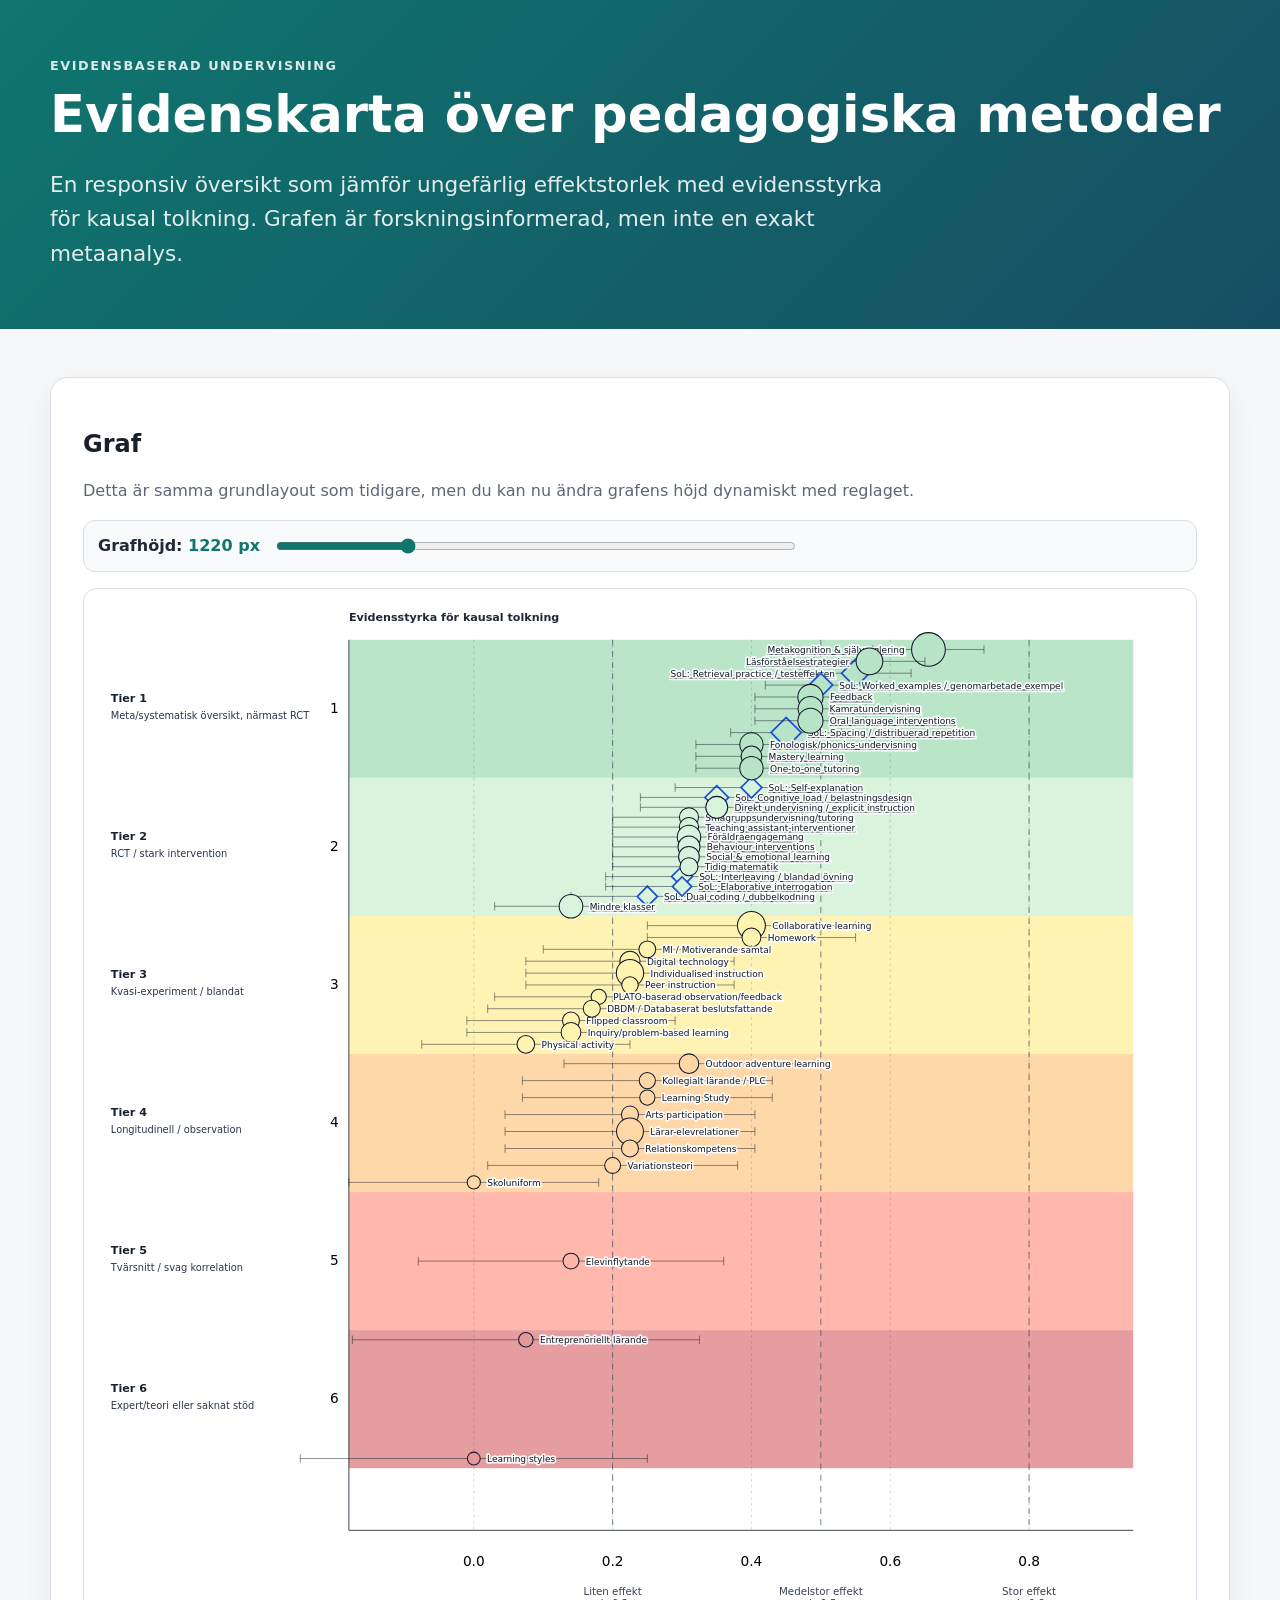
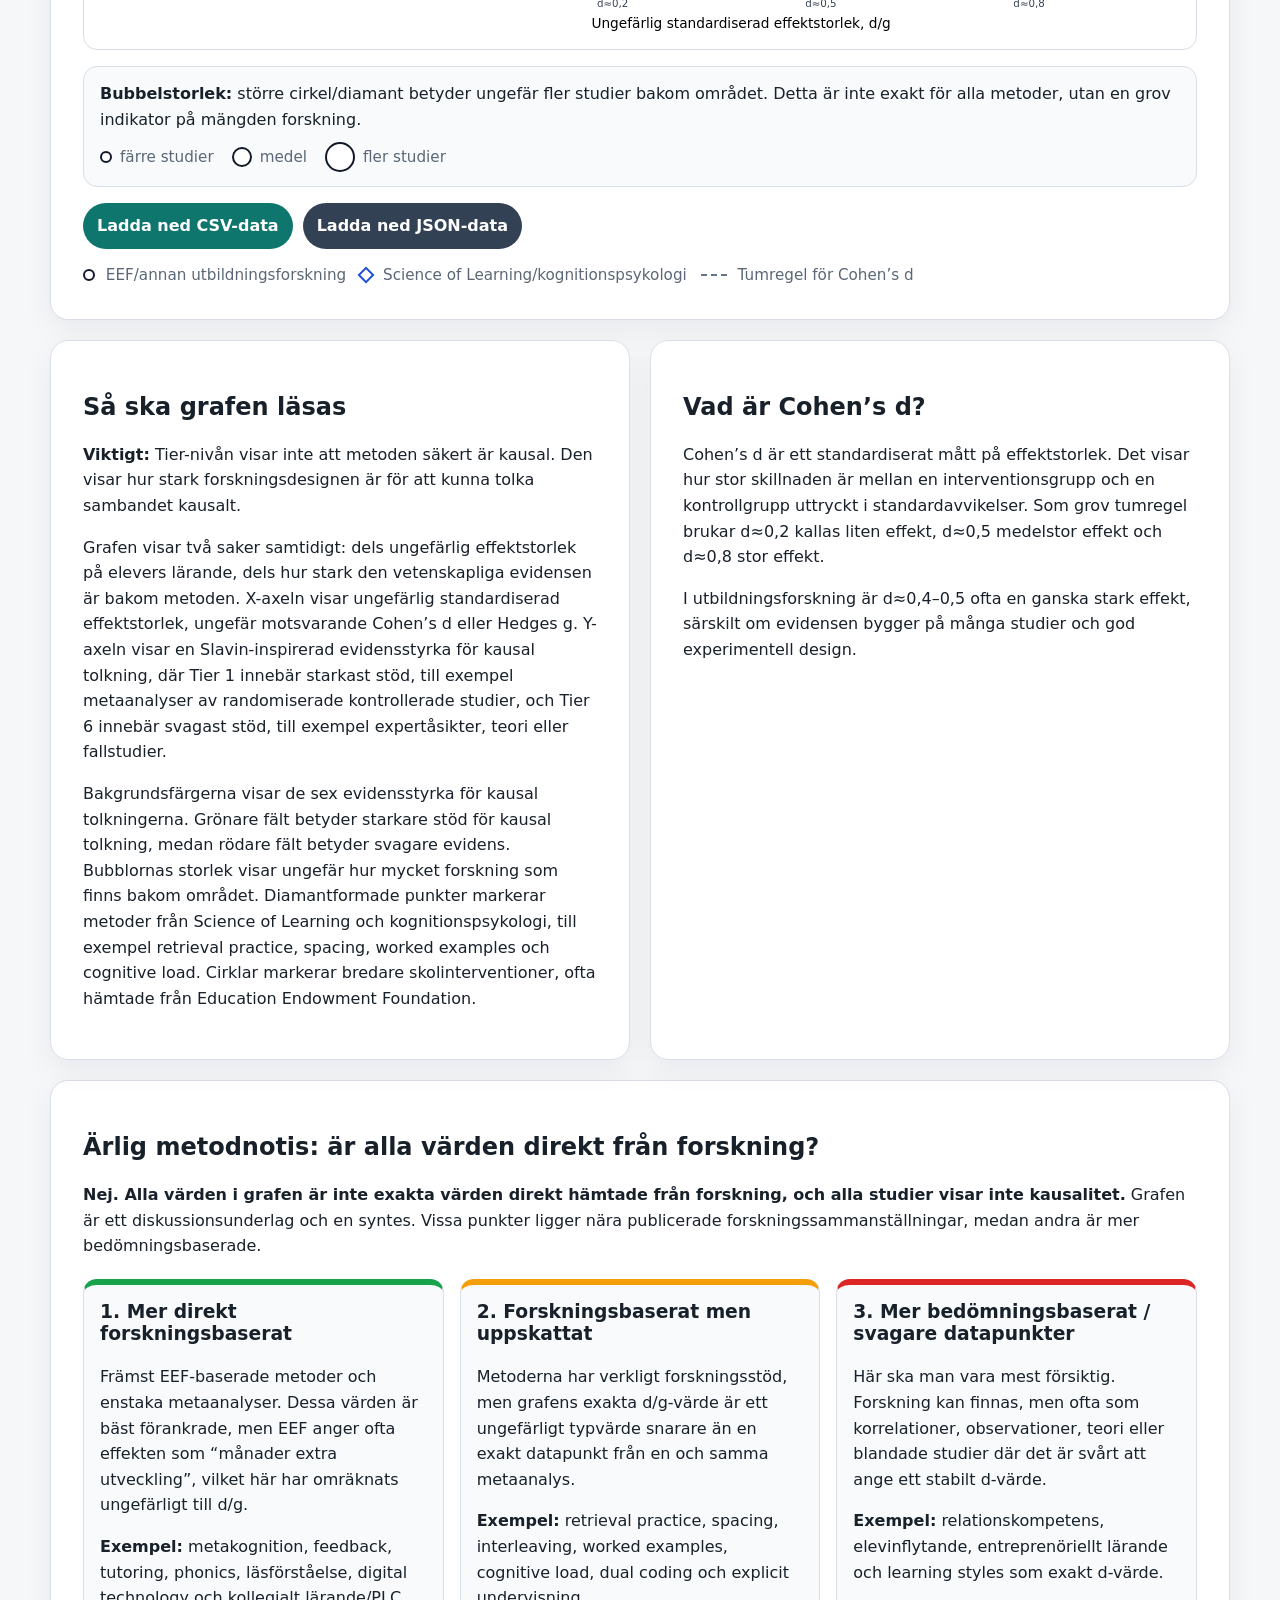
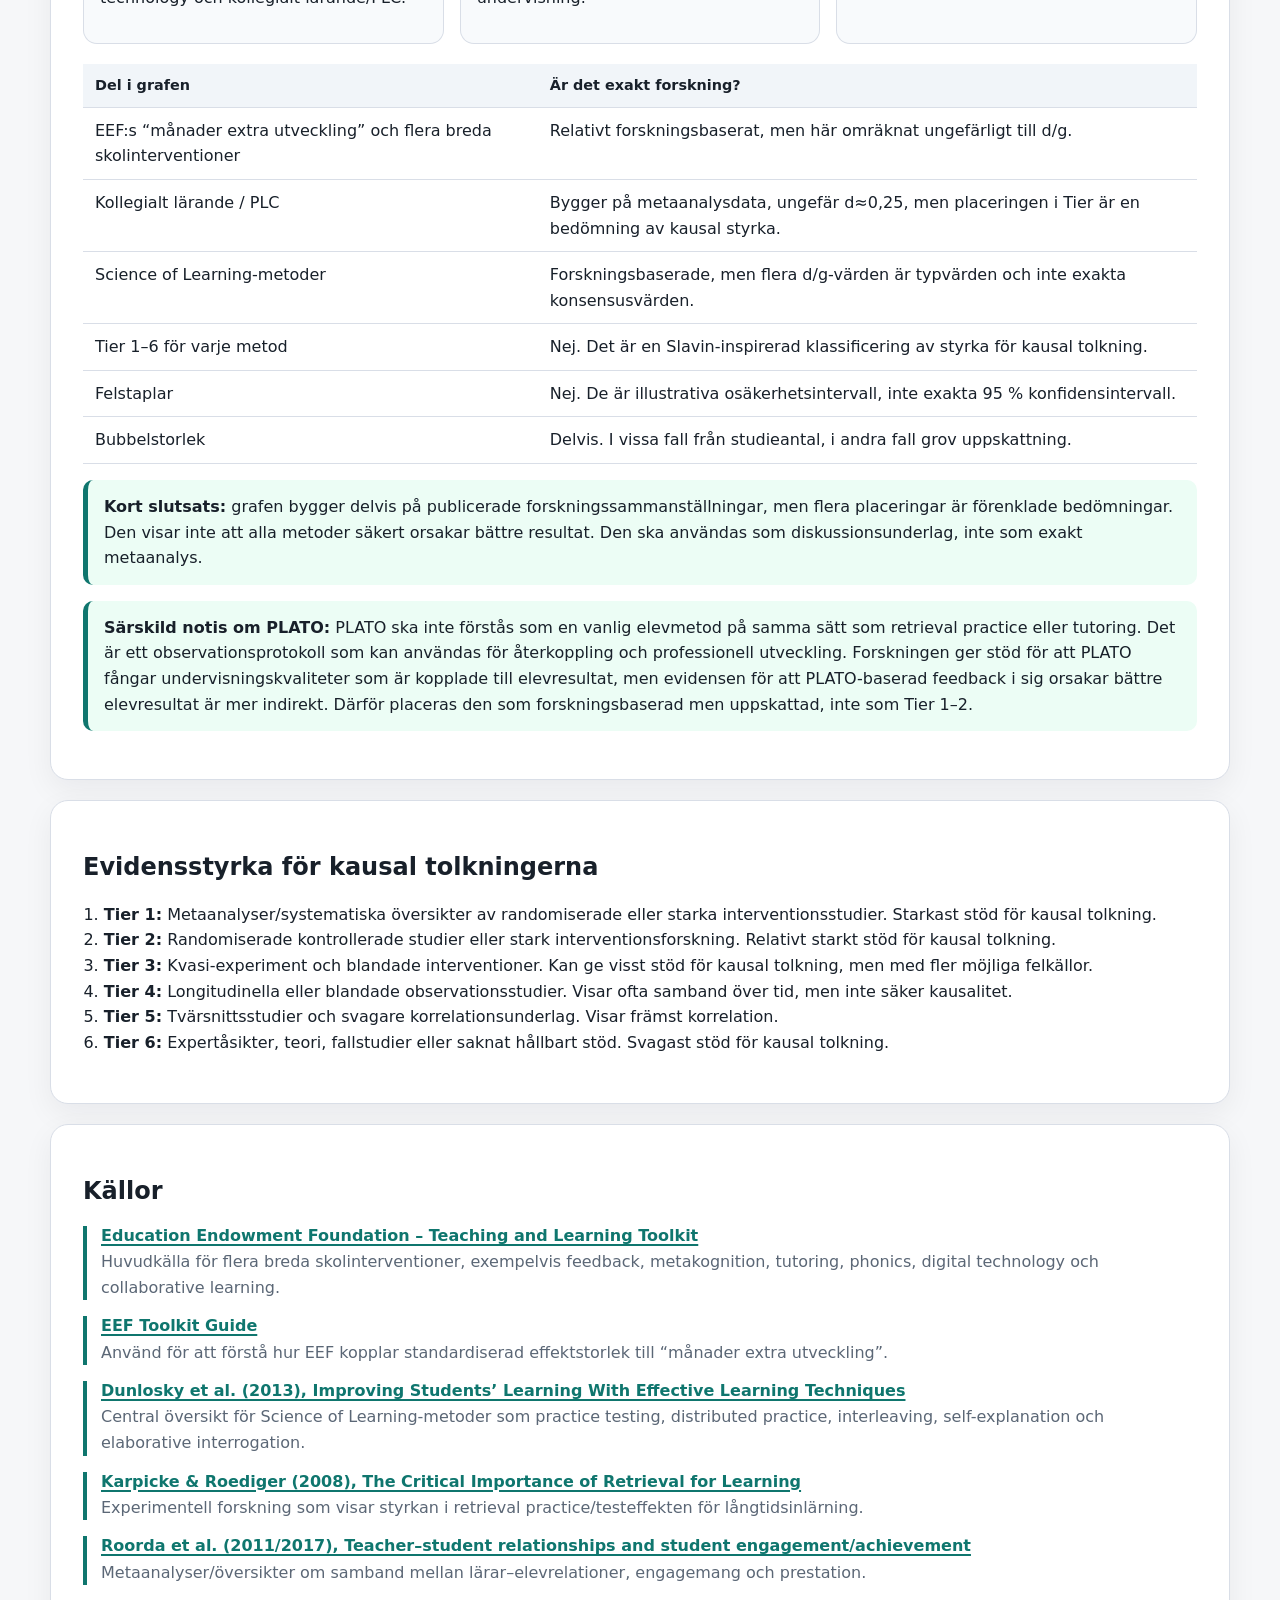
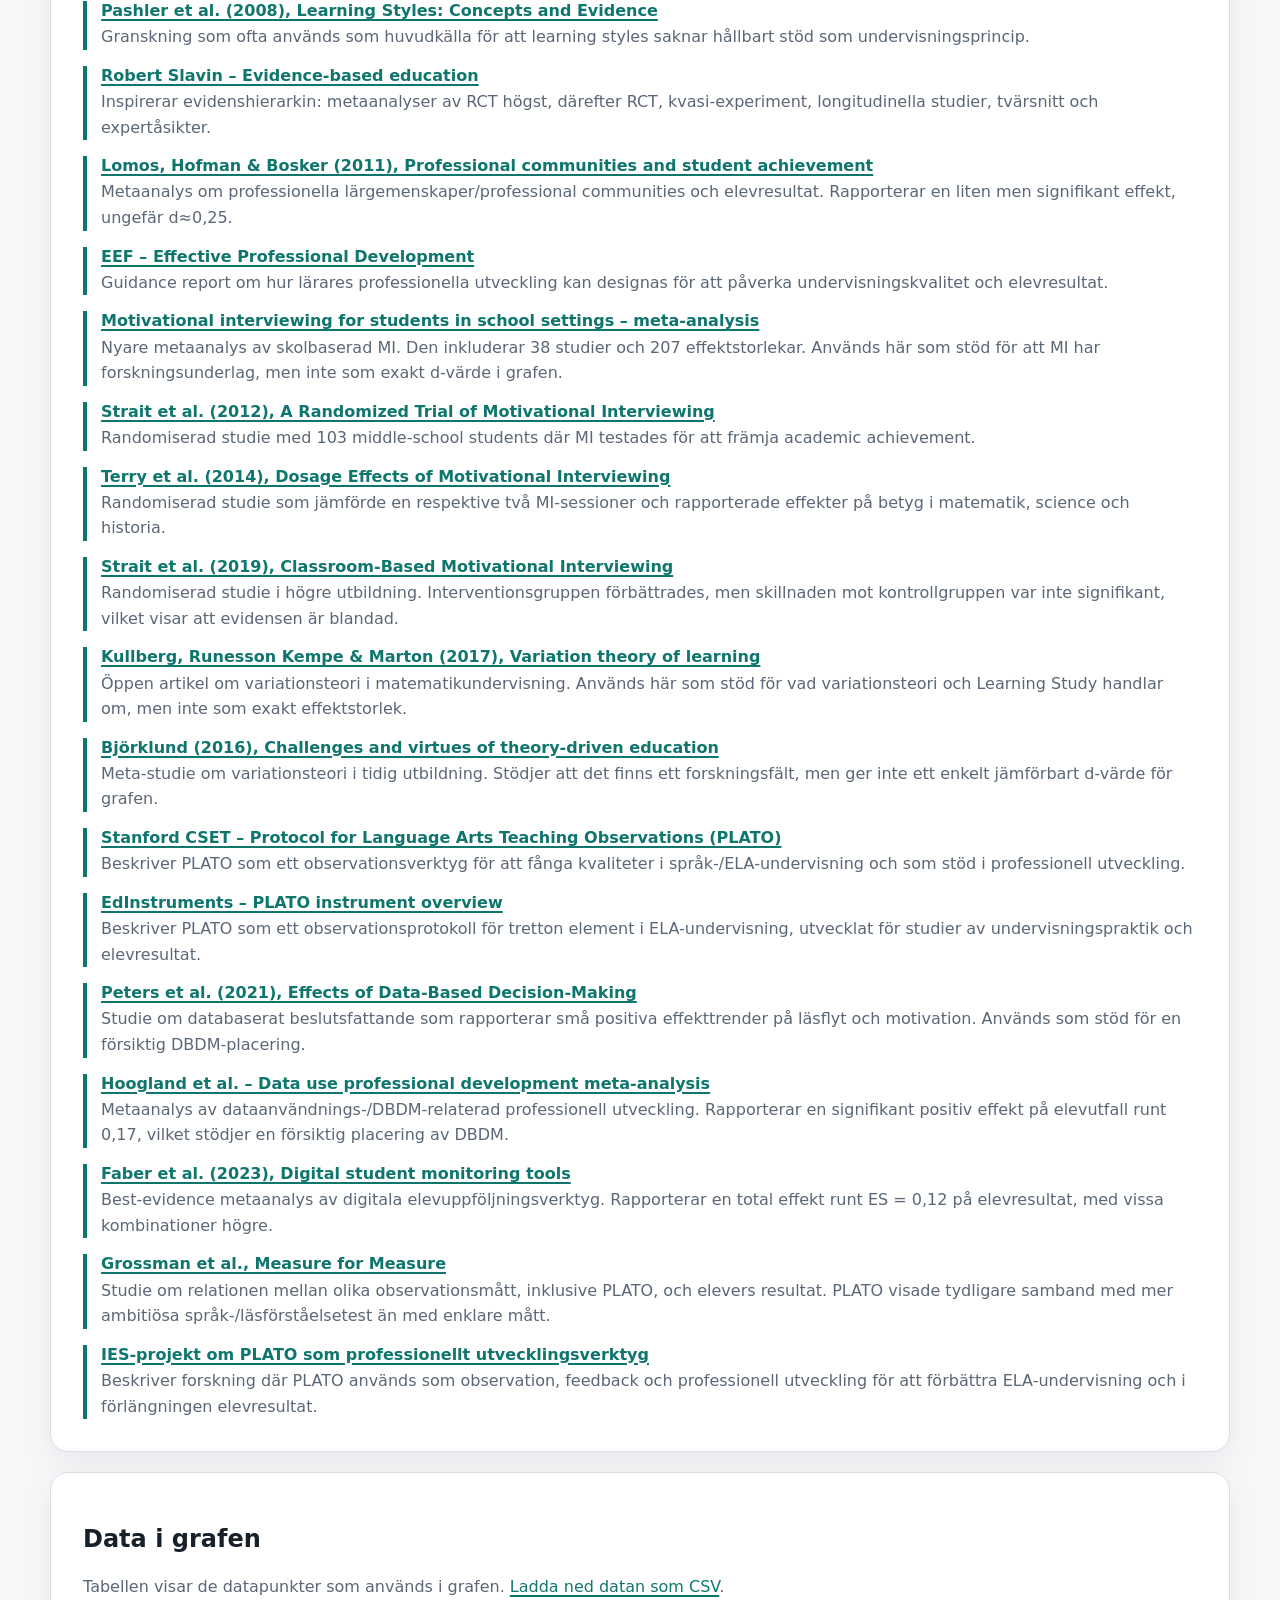
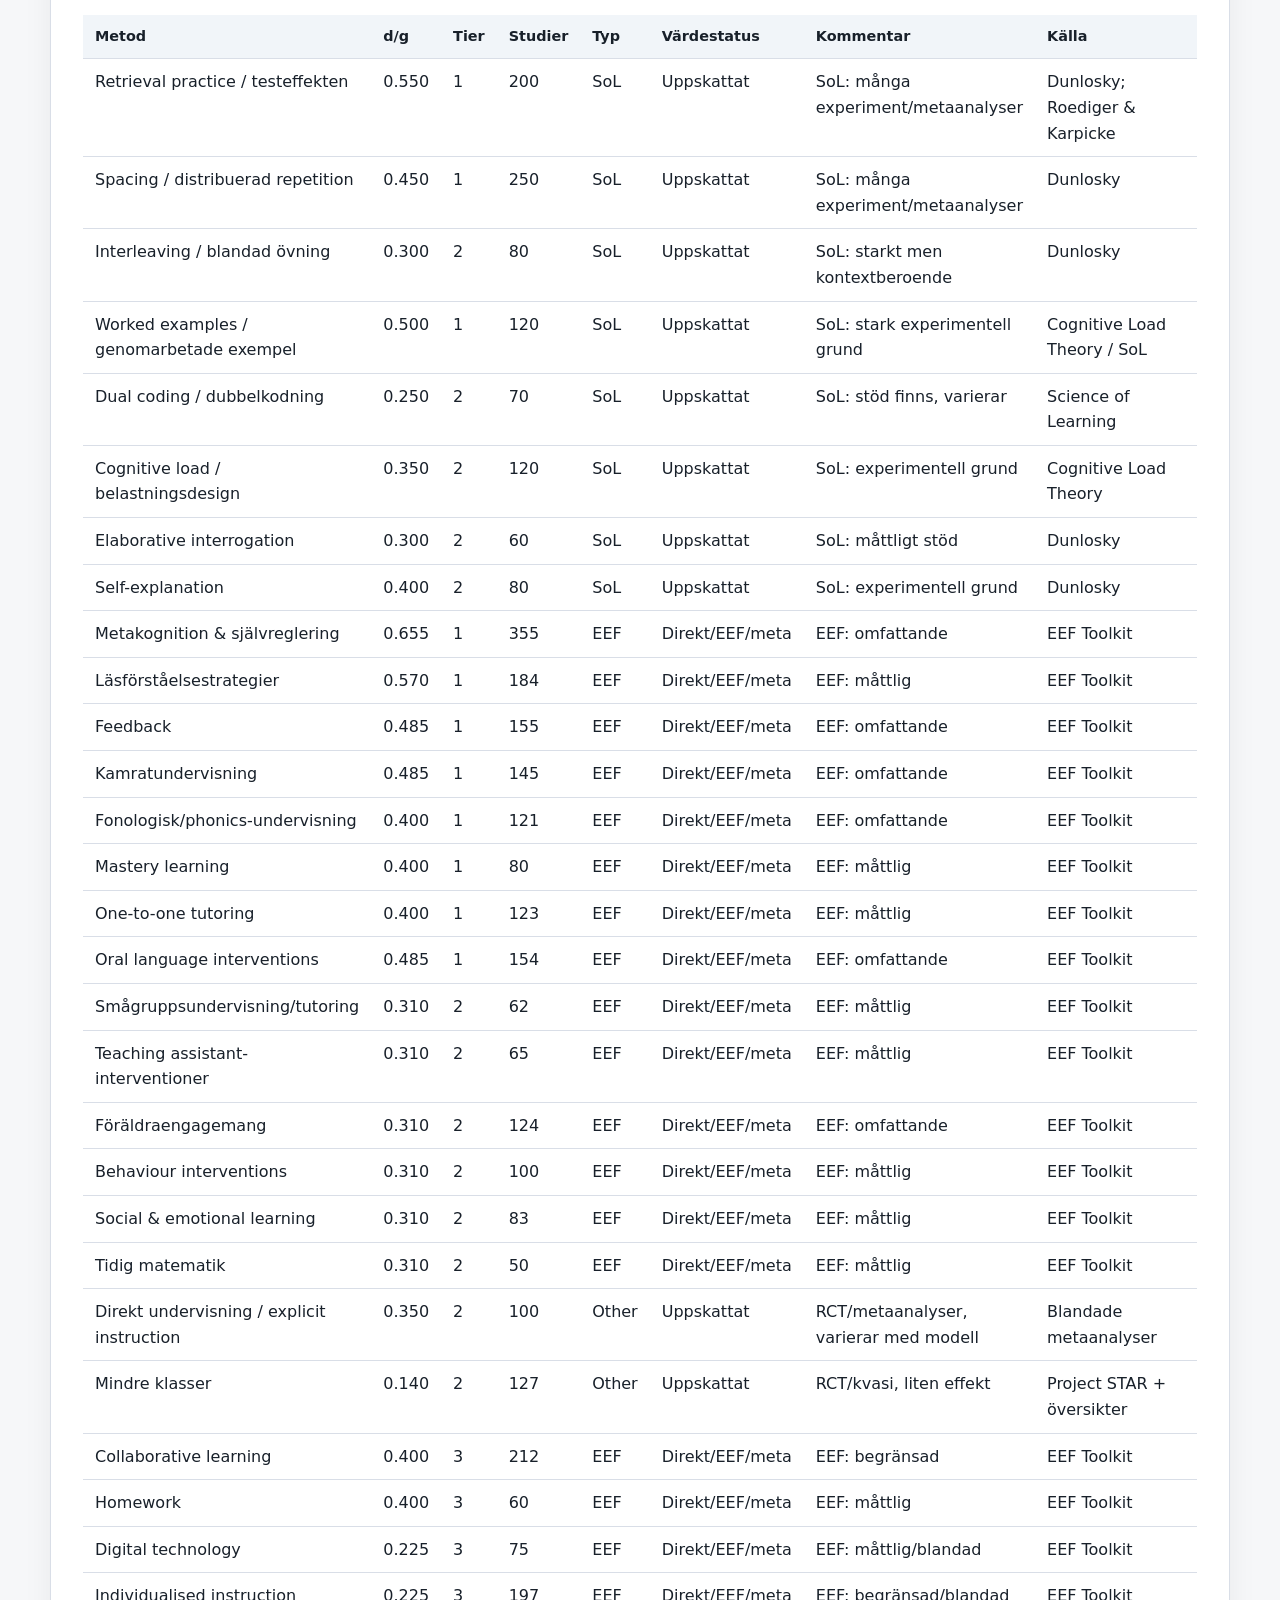
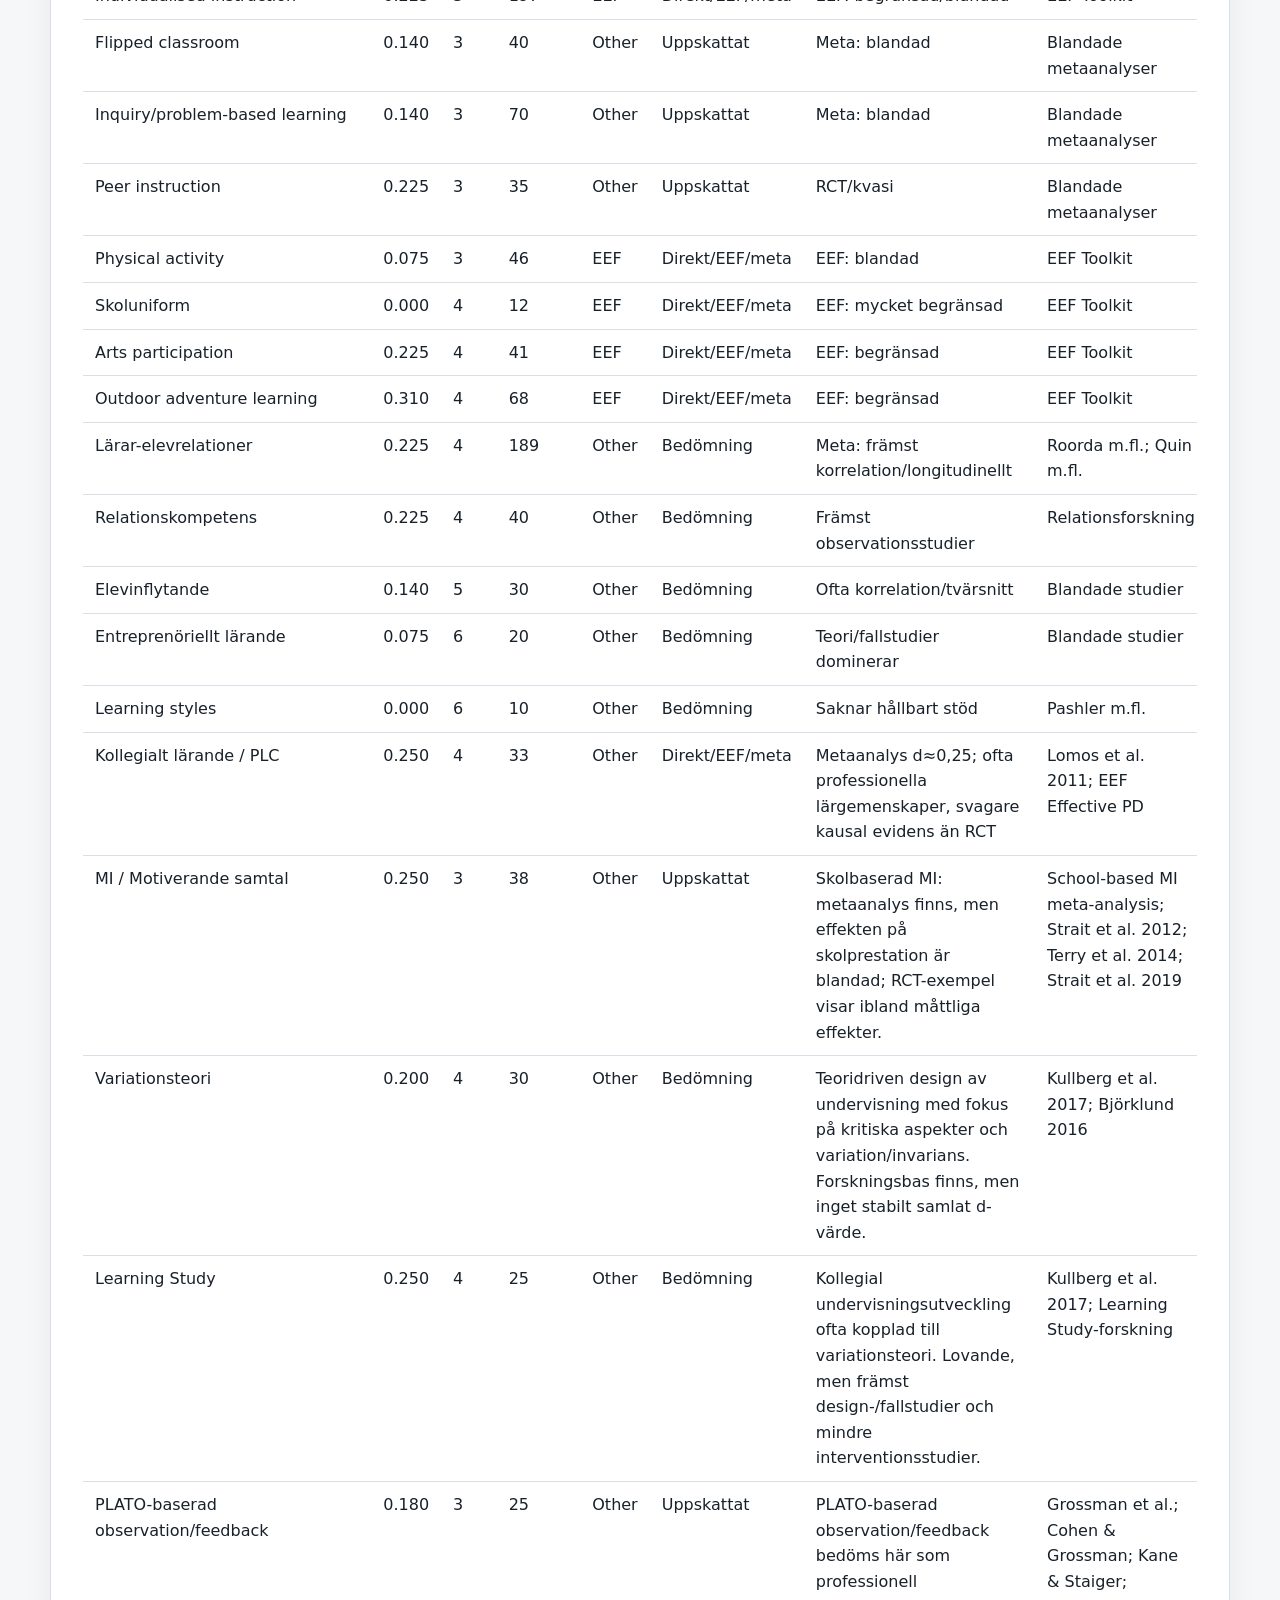
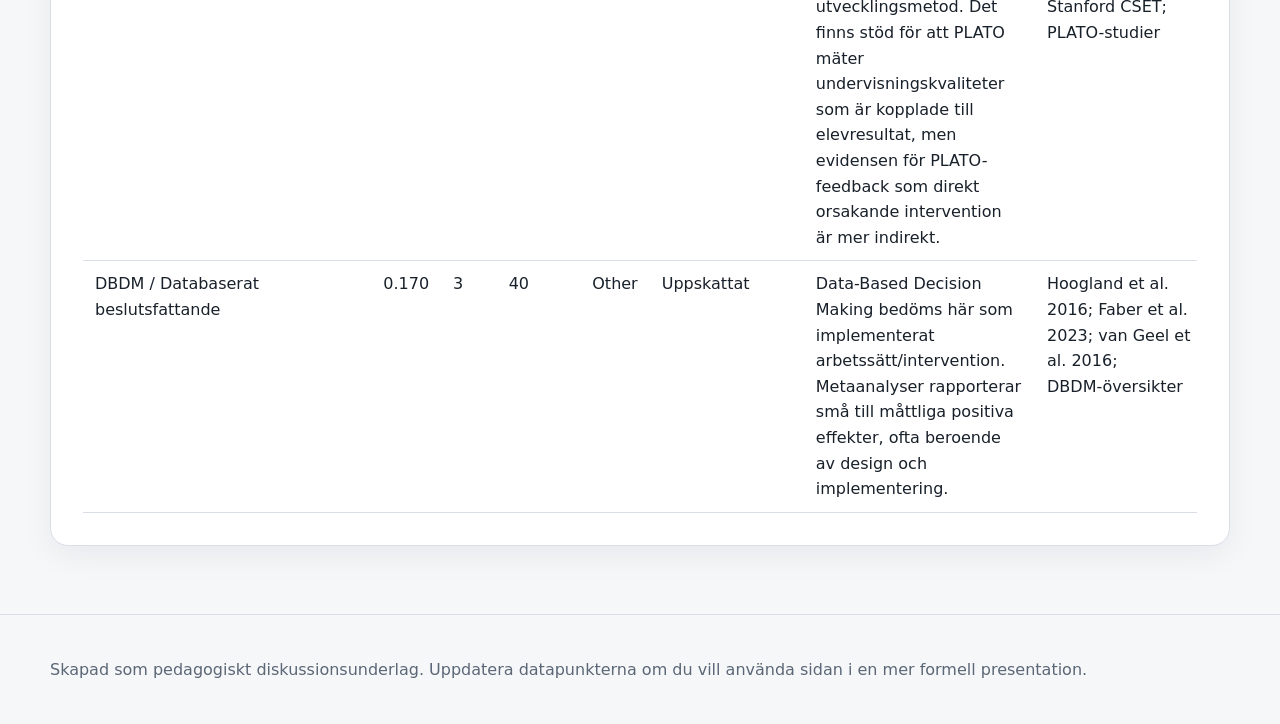
<file: index.html>
<!doctype html>
<html lang="sv">
<head>
  <meta charset="utf-8">
  <meta name="viewport" content="width=device-width, initial-scale=1">
  <title>Evidenskarta över pedagogiska metoder</title>
  <meta name="description" content="Responsiv evidenskarta över pedagogiska metoder, effektstorlekar och evidensstyrka för kausal tolkninger.">
  <link rel="stylesheet" href="style.css">
</head>
<body>
<header class="site-header">
  <div class="container">
    <p class="eyebrow">Evidensbaserad undervisning</p>
    <h1>Evidenskarta över pedagogiska metoder</h1>
    <p class="lead">En responsiv översikt som jämför ungefärlig effektstorlek med evidensstyrka för kausal tolkning. Grafen är forskningsinformerad, men inte en exakt metaanalys.</p>
  </div>
</header>

<main class="container">
  <section class="card">
    <h2>Graf</h2>
    <p class="small">Detta är samma grundlayout som tidigare, men du kan nu ändra grafens höjd dynamiskt med reglaget.</p>

    <div class="chart-controls">
      <label for="heightRange">
        Grafhöjd:
        <span id="heightValue">1220 px</span>
      </label>
      <input id="heightRange" type="range" min="900" max="2200" value="1220" step="20">
    </div>

    <div class="chart-wrap">
      <svg id="evidenceChart" role="img" aria-labelledby="chartTitle chartDesc"></svg>
    </div>
    <div id="tooltip" class="tooltip" hidden></div>
    <div class="bubble-explanation" aria-label="Förklaring av bubbelstorlek">
      <p><strong>Bubbelstorlek:</strong> större cirkel/diamant betyder ungefär fler studier bakom området. Detta är inte exakt för alla metoder, utan en grov indikator på mängden forskning.</p>
      <div class="bubble-demo">
        <span><i class="bubble small-bubble"></i> färre studier</span>
        <span><i class="bubble medium-bubble"></i> medel</span>
        <span><i class="bubble large-bubble"></i> fler studier</span>
      </div>
    </div>

    <p class="download-row">
      <a class="download-button" href="evidence_map_data.csv" download>Ladda ned CSV-data</a>
      <a class="download-button secondary" href="data.json" download>Ladda ned JSON-data</a>
    </p>

    <div class="legend">
      <span><b class="circle"></b> EEF/annan utbildningsforskning</span>
      <span><b class="diamond"></b> Science of Learning/kognitionspsykologi</span>
      <span><b class="line"></b> Tumregel för Cohen’s d</span>
    </div>
  </section>

  <section class="grid">
    <article class="card">
      <h2>Så ska grafen läsas</h2>
      <p><strong>Viktigt:</strong> Tier-nivån visar inte att metoden säkert är kausal. Den visar hur stark forskningsdesignen är för att kunna tolka sambandet kausalt.</p>
      <p>Grafen visar två saker samtidigt: dels ungefärlig effektstorlek på elevers lärande, dels hur stark den vetenskapliga evidensen är bakom metoden. X-axeln visar ungefärlig standardiserad effektstorlek, ungefär motsvarande Cohen’s d eller Hedges g. Y-axeln visar en Slavin-inspirerad evidensstyrka för kausal tolkning, där Tier 1 innebär starkast stöd, till exempel metaanalyser av randomiserade kontrollerade studier, och Tier 6 innebär svagast stöd, till exempel expertåsikter, teori eller fallstudier.</p>
      <p>Bakgrundsfärgerna visar de sex evidensstyrka för kausal tolkningerna. Grönare fält betyder starkare stöd för kausal tolkning, medan rödare fält betyder svagare evidens. Bubblornas storlek visar ungefär hur mycket forskning som finns bakom området. Diamantformade punkter markerar metoder från Science of Learning och kognitionspsykologi, till exempel retrieval practice, spacing, worked examples och cognitive load. Cirklar markerar bredare skolinterventioner, ofta hämtade från Education Endowment Foundation.</p>
    </article>

    <article class="card">
      <h2>Vad är Cohen’s d?</h2>
      <p>Cohen’s d är ett standardiserat mått på effektstorlek. Det visar hur stor skillnaden är mellan en interventionsgrupp och en kontrollgrupp uttryckt i standardavvikelser. Som grov tumregel brukar d≈0,2 kallas liten effekt, d≈0,5 medelstor effekt och d≈0,8 stor effekt.</p>
      <p>I utbildningsforskning är d≈0,4–0,5 ofta en ganska stark effekt, särskilt om evidensen bygger på många studier och god experimentell design.</p>
    </article>
  </section>

  <section class="card">
    <h2>Ärlig metodnotis: är alla värden direkt från forskning?</h2>
    <p><strong>Nej. Alla värden i grafen är inte exakta värden direkt hämtade från forskning, och alla studier visar inte kausalitet.</strong> Grafen är ett diskussionsunderlag och en syntes. Vissa punkter ligger nära publicerade forskningssammanställningar, medan andra är mer bedömningsbaserade.</p>

    <div class="status-grid">
      <article class="status-card status-direct">
        <h3>1. Mer direkt forskningsbaserat</h3>
        <p>Främst EEF-baserade metoder och enstaka metaanalyser. Dessa värden är bäst förankrade, men EEF anger ofta effekten som “månader extra utveckling”, vilket här har omräknats ungefärligt till d/g.</p>
        <p><strong>Exempel:</strong> metakognition, feedback, tutoring, phonics, läsförståelse, digital technology och kollegialt lärande/PLC.</p>
      </article>

      <article class="status-card status-approx">
        <h3>2. Forskningsbaserat men uppskattat</h3>
        <p>Metoderna har verkligt forskningsstöd, men grafens exakta d/g-värde är ett ungefärligt typvärde snarare än en exakt datapunkt från en och samma metaanalys.</p>
        <p><strong>Exempel:</strong> retrieval practice, spacing, interleaving, worked examples, cognitive load, dual coding och explicit undervisning.</p>
      </article>

      <article class="status-card status-assessment">
        <h3>3. Mer bedömningsbaserat / svagare datapunkter</h3>
        <p>Här ska man vara mest försiktig. Forskning kan finnas, men ofta som korrelationer, observationer, teori eller blandade studier där det är svårt att ange ett stabilt d-värde.</p>
        <p><strong>Exempel:</strong> relationskompetens, elevinflytande, entreprenöriellt lärande och learning styles som exakt d-värde.</p>
      </article>
    </div>

    <table>
      <thead>
        <tr>
          <th>Del i grafen</th>
          <th>Är det exakt forskning?</th>
        </tr>
      </thead>
      <tbody>
        <tr>
          <td>EEF:s “månader extra utveckling” och flera breda skolinterventioner</td>
          <td>Relativt forskningsbaserat, men här omräknat ungefärligt till d/g.</td>
        </tr>
        <tr>
          <td>Kollegialt lärande / PLC</td>
          <td>Bygger på metaanalysdata, ungefär d≈0,25, men placeringen i Tier är en bedömning av kausal styrka.</td>
        </tr>
        <tr>
          <td>Science of Learning-metoder</td>
          <td>Forskningsbaserade, men flera d/g-värden är typvärden och inte exakta konsensusvärden.</td>
        </tr>
        <tr>
          <td>Tier 1–6 för varje metod</td>
          <td>Nej. Det är en Slavin-inspirerad klassificering av styrka för kausal tolkning.</td>
        </tr>
        <tr>
          <td>Felstaplar</td>
          <td>Nej. De är illustrativa osäkerhetsintervall, inte exakta 95 % konfidensintervall.</td>
        </tr>
        <tr>
          <td>Bubbelstorlek</td>
          <td>Delvis. I vissa fall från studieantal, i andra fall grov uppskattning.</td>
        </tr>
      </tbody>
    </table>

    <p class="warning"><strong>Kort slutsats:</strong> grafen bygger delvis på publicerade forskningssammanställningar, men flera placeringar är förenklade bedömningar. Den visar inte att alla metoder säkert orsakar bättre resultat. Den ska användas som diskussionsunderlag, inte som exakt metaanalys.</p>

    <p class="warning"><strong>Särskild notis om PLATO:</strong> PLATO ska inte förstås som en vanlig elevmetod på samma sätt som retrieval practice eller tutoring. Det är ett observationsprotokoll som kan användas för återkoppling och professionell utveckling. Forskningen ger stöd för att PLATO fångar undervisningskvaliteter som är kopplade till elevresultat, men evidensen för att PLATO-baserad feedback i sig orsakar bättre elevresultat är mer indirekt. Därför placeras den som forskningsbaserad men uppskattad, inte som Tier 1–2.</p>

  </section>

  <section class="card">
    <h2>Evidensstyrka för kausal tolkningerna</h2>
    <ol class="tiers">
      <li><strong>Tier 1:</strong> Metaanalyser/systematiska översikter av randomiserade eller starka interventionsstudier. Starkast stöd för kausal tolkning.</li>
      <li><strong>Tier 2:</strong> Randomiserade kontrollerade studier eller stark interventionsforskning. Relativt starkt stöd för kausal tolkning.</li>
      <li><strong>Tier 3:</strong> Kvasi-experiment och blandade interventioner. Kan ge visst stöd för kausal tolkning, men med fler möjliga felkällor.</li>
      <li><strong>Tier 4:</strong> Longitudinella eller blandade observationsstudier. Visar ofta samband över tid, men inte säker kausalitet.</li>
      <li><strong>Tier 5:</strong> Tvärsnittsstudier och svagare korrelationsunderlag. Visar främst korrelation.</li>
      <li><strong>Tier 6:</strong> Expertåsikter, teori, fallstudier eller saknat hållbart stöd. Svagast stöd för kausal tolkning.</li>
    </ol>
  </section>

  <section class="card">
    <h2>Källor</h2>
    <div class="sources">
      <article><h3><a href="https://educationendowmentfoundation.org.uk/education-evidence/teaching-learning-toolkit" target="_blank" rel="noopener noreferrer">Education Endowment Foundation – Teaching and Learning Toolkit</a></h3><p>Huvudkälla för flera breda skolinterventioner, exempelvis feedback, metakognition, tutoring, phonics, digital technology och collaborative learning.</p></article><article><h3><a href="https://d2tic4wvo1iusb.cloudfront.net/documents/toolkit/EEF-Toolkit-guide.pdf" target="_blank" rel="noopener noreferrer">EEF Toolkit Guide</a></h3><p>Använd för att förstå hur EEF kopplar standardiserad effektstorlek till “månader extra utveckling”.</p></article><article><h3><a href="https://journals.sagepub.com/doi/10.1177/1529100612453266" target="_blank" rel="noopener noreferrer">Dunlosky et al. (2013), Improving Students’ Learning With Effective Learning Techniques</a></h3><p>Central översikt för Science of Learning-metoder som practice testing, distributed practice, interleaving, self-explanation och elaborative interrogation.</p></article><article><h3><a href="https://psychnet.wustl.edu/memory/wp-content/uploads/2018/04/Karpicke-Roediger-2008_Sci.pdf" target="_blank" rel="noopener noreferrer">Karpicke & Roediger (2008), The Critical Importance of Retrieval for Learning</a></h3><p>Experimentell forskning som visar styrkan i retrieval practice/testeffekten för långtidsinlärning.</p></article><article><h3><a href="https://research.vu.nl/en/publications/the-influence-of-affective-teacher-student-relationships-on-stude/" target="_blank" rel="noopener noreferrer">Roorda et al. (2011/2017), Teacher–student relationships and student engagement/achievement</a></h3><p>Metaanalyser/översikter om samband mellan lärar–elevrelationer, engagemang och prestation.</p></article><article><h3><a href="https://pubmed.ncbi.nlm.nih.gov/26162104/" target="_blank" rel="noopener noreferrer">Pashler et al. (2008), Learning Styles: Concepts and Evidence</a></h3><p>Granskning som ofta används som huvudkälla för att learning styles saknar hållbart stöd som undervisningsprincip.</p></article><article><h3><a href="https://www.nifdi.org/docman/what-works-clearinghouse-wwc/947-perspectives-on-evidence-based-research-in-education-by-robert-slavin-educational-researcher-jan-feb-2008.html" target="_blank" rel="noopener noreferrer">Robert Slavin – Evidence-based education</a></h3><p>Inspirerar evidenshierarkin: metaanalyser av RCT högst, därefter RCT, kvasi-experiment, longitudinella studier, tvärsnitt och expertåsikter.</p></article>

      <article>
        <h3><a href="https://www.tandfonline.com/doi/abs/10.1080/09243453.2010.550467" target="_blank" rel="noopener noreferrer">Lomos, Hofman & Bosker (2011), Professional communities and student achievement</a></h3>
        <p>Metaanalys om professionella lärgemenskaper/professional communities och elevresultat. Rapporterar en liten men signifikant effekt, ungefär d≈0,25.</p>
      </article>
      <article>
        <h3><a href="https://educationendowmentfoundation.org.uk/education-evidence/guidance-reports/effective-professional-development" target="_blank" rel="noopener noreferrer">EEF – Effective Professional Development</a></h3>
        <p>Guidance report om hur lärares professionella utveckling kan designas för att påverka undervisningskvalitet och elevresultat.</p>
      </article>

      <article>
        <h3><a href="https://pubmed.ncbi.nlm.nih.gov/39645344/" target="_blank" rel="noopener noreferrer">Motivational interviewing for students in school settings – meta-analysis</a></h3>
        <p>Nyare metaanalys av skolbaserad MI. Den inkluderar 38 studier och 207 effektstorlekar. Används här som stöd för att MI har forskningsunderlag, men inte som exakt d-värde i grafen.</p>
      </article>
      <article>
        <h3><a href="https://eric.ed.gov/?id=EJ990266" target="_blank" rel="noopener noreferrer">Strait et al. (2012), A Randomized Trial of Motivational Interviewing</a></h3>
        <p>Randomiserad studie med 103 middle-school students där MI testades för att främja academic achievement.</p>
      </article>
      <article>
        <h3><a href="https://eric.ed.gov/?id=EJ1088400" target="_blank" rel="noopener noreferrer">Terry et al. (2014), Dosage Effects of Motivational Interviewing</a></h3>
        <p>Randomiserad studie som jämförde en respektive två MI-sessioner och rapporterade effekter på betyg i matematik, science och historia.</p>
      </article>
      <article>
        <h3><a href="https://journals.sagepub.com/doi/10.1177/0098628319834216" target="_blank" rel="noopener noreferrer">Strait et al. (2019), Classroom-Based Motivational Interviewing</a></h3>
        <p>Randomiserad studie i högre utbildning. Interventionsgruppen förbättrades, men skillnaden mot kontrollgruppen var inte signifikant, vilket visar att evidensen är blandad.</p>
      </article>

      <article>
        <h3><a href="https://www.diva-portal.org/smash/get/diva2%3A1095107/FULLTEXT02" target="_blank" rel="noopener noreferrer">Kullberg, Runesson Kempe & Marton (2017), Variation theory of learning</a></h3>
        <p>Öppen artikel om variationsteori i matematikundervisning. Används här som stöd för vad variationsteori och Learning Study handlar om, men inte som exakt effektstorlek.</p>
      </article>
      <article>
        <h3><a href="https://www.tandfonline.com/doi/full/10.3402/edui.v7.28773" target="_blank" rel="noopener noreferrer">Björklund (2016), Challenges and virtues of theory-driven education</a></h3>
        <p>Meta-studie om variationsteori i tidig utbildning. Stödjer att det finns ett forskningsfält, men ger inte ett enkelt jämförbart d-värde för grafen.</p>
      </article>
      <article>
        <h3><a href="https://cset.stanford.edu/research/project/protocol-language-arts-teaching-observations-plato" target="_blank" rel="noopener noreferrer">Stanford CSET – Protocol for Language Arts Teaching Observations (PLATO)</a></h3>
        <p>Beskriver PLATO som ett observationsverktyg för att fånga kvaliteter i språk-/ELA-undervisning och som stöd i professionell utveckling.</p>
      </article>
      <article>
        <h3><a href="https://edinstruments.org/instruments/protocol-language-arts-teaching-observation-plato" target="_blank" rel="noopener noreferrer">EdInstruments – PLATO instrument overview</a></h3>
        <p>Beskriver PLATO som ett observationsprotokoll för tretton element i ELA-undervisning, utvecklat för studier av undervisningspraktik och elevresultat.</p>
      </article>
      <article>
        <h3><a href="https://pmc.ncbi.nlm.nih.gov/articles/PMC8358572/" target="_blank" rel="noopener noreferrer">Peters et al. (2021), Effects of Data-Based Decision-Making</a></h3>
        <p>Studie om databaserat beslutsfattande som rapporterar små positiva effekttrender på läsflyt och motivation. Används som stöd för en försiktig DBDM-placering.</p>
      </article>

      <article>
        <h3><a href="https://www.emerald.com/insight/content/doi/10.1108/jpcc-06-2021-0064/full/html" target="_blank" rel="noopener noreferrer">Hoogland et al. – Data use professional development meta-analysis</a></h3>
        <p>Metaanalys av dataanvändnings-/DBDM-relaterad professionell utveckling. Rapporterar en signifikant positiv effekt på elevutfall runt 0,17, vilket stödjer en försiktig placering av DBDM.</p>
      </article>
      <article>
        <h3><a href="https://www.tandfonline.com/doi/full/10.1080/09243453.2022.2142247" target="_blank" rel="noopener noreferrer">Faber et al. (2023), Digital student monitoring tools</a></h3>
        <p>Best-evidence metaanalys av digitala elevuppföljningsverktyg. Rapporterar en total effekt runt ES = 0,12 på elevresultat, med vissa kombinationer högre.</p>
      </article>

      <article>
        <h3><a href="https://journals.sagepub.com/doi/abs/10.3102/0013189X14544542" target="_blank" rel="noopener noreferrer">Grossman et al., Measure for Measure</a></h3>
        <p>Studie om relationen mellan olika observationsmått, inklusive PLATO, och elevers resultat. PLATO visade tydligare samband med mer ambitiösa språk-/läsförståelsetest än med enklare mått.</p>
      </article>
      <article>
        <h3><a href="https://ies.ed.gov/use-work/awards/improving-quality-english-language-arts-teaching-through-use-observation-protocol" target="_blank" rel="noopener noreferrer">IES-projekt om PLATO som professionellt utvecklingsverktyg</a></h3>
        <p>Beskriver forskning där PLATO används som observation, feedback och professionell utveckling för att förbättra ELA-undervisning och i förlängningen elevresultat.</p>
      </article>
    </div>
  </section>

  <section class="card">
    <h2>Data i grafen</h2>
    <p class="small">Tabellen visar de datapunkter som används i grafen. <a href="evidence_map_data.csv" download>Ladda ned datan som CSV</a>.</p>
    <div class="table-scroll">
      <table id="dataTable">
        <thead><tr><th>Metod</th><th>d/g</th><th>Tier</th><th>Studier</th><th>Typ</th><th>Värdestatus</th><th>Kommentar</th><th>Källa</th></tr></thead>
        <tbody></tbody>
      </table>
    </div>
  </section>
</main>

  <div id="infoModal" class="modal" hidden>
    <div class="modal-backdrop" data-close-modal></div>
    <article class="modal-card" role="dialog" aria-modal="true" aria-labelledby="modalTitle">
      <button class="modal-close" type="button" aria-label="Stäng" data-close-modal>×</button>
      <p class="eyebrow modal-eyebrow">Metodinformation</p>
      <h2 id="modalTitle"></h2>
      <div id="modalBody"></div>
    </article>
  </div>

<footer class="site-footer">
  <div class="container">
    <p>Skapad som pedagogiskt diskussionsunderlag. Uppdatera datapunkterna om du vill använda sidan i en mer formell presentation.</p>
  </div>
</footer>

<script>
const chartData = [{"method": "Retrieval practice / testeffekten", "d": 0.55, "tier": 1, "studies": 200, "type": "SoL", "note": "SoL: många experiment/metaanalyser", "source": "Dunlosky; Roediger & Karpicke", "info": "Eleverna tränar på att hämta fram kunskap ur minnet, till exempel genom korta quiz, självtest eller frågor utan facit framför sig. Poängen är att själva återkallandet stärker långtidsminnet mer än att bara läsa om materialet.", "valueStatus": "Forskningsbaserat men uppskattat", "valueStatusShort": "Uppskattat", "valueStatusDetail": "Metoden har verkligt forskningsstöd, men det exakta d/g-värdet i grafen är ett typvärde eller en syntes, inte en exakt datapunkt från en enda metaanalys."}, {"method": "Spacing / distribuerad repetition", "d": 0.45, "tier": 1, "studies": 250, "type": "SoL", "note": "SoL: många experiment/metaanalyser", "source": "Dunlosky", "info": "Träningen sprids ut över tid i stället för att allt görs vid ett tillfälle. Eleverna återkommer till samma innehåll flera gånger, med mellanrum, så att minnet förstärks och glömskan motverkas.", "valueStatus": "Forskningsbaserat men uppskattat", "valueStatusShort": "Uppskattat", "valueStatusDetail": "Metoden har verkligt forskningsstöd, men det exakta d/g-värdet i grafen är ett typvärde eller en syntes, inte en exakt datapunkt från en enda metaanalys."}, {"method": "Interleaving / blandad övning", "d": 0.3, "tier": 2, "studies": 80, "type": "SoL", "note": "SoL: starkt men kontextberoende", "source": "Dunlosky", "info": "Elever blandar olika typer av problem eller innehåll i stället för att öva en sak i taget. Det kan göra träningen svårare men hjälper eleverna att välja rätt strategi i nya situationer.", "valueStatus": "Forskningsbaserat men uppskattat", "valueStatusShort": "Uppskattat", "valueStatusDetail": "Metoden har verkligt forskningsstöd, men det exakta d/g-värdet i grafen är ett typvärde eller en syntes, inte en exakt datapunkt från en enda metaanalys."}, {"method": "Worked examples / genomarbetade exempel", "d": 0.5, "tier": 1, "studies": 120, "type": "SoL", "note": "SoL: stark experimentell grund", "source": "Cognitive Load Theory / SoL", "info": "Elever får se tydliga, färdiga exempel där lösningen visas steg för steg. Det minskar kognitiv belastning och hjälper eleverna att förstå hur experter tänker innan de ska lösa liknande uppgifter själva.", "valueStatus": "Forskningsbaserat men uppskattat", "valueStatusShort": "Uppskattat", "valueStatusDetail": "Metoden har verkligt forskningsstöd, men det exakta d/g-värdet i grafen är ett typvärde eller en syntes, inte en exakt datapunkt från en enda metaanalys."}, {"method": "Dual coding / dubbelkodning", "d": 0.25, "tier": 2, "studies": 70, "type": "SoL", "note": "SoL: stöd finns, varierar", "source": "Science of Learning", "info": "Elever får information både verbalt och visuellt, till exempel text tillsammans med bild, diagram eller modell. Det fungerar bäst när bild och text stödjer varandra och inte överbelastar arbetsminnet.", "valueStatus": "Forskningsbaserat men uppskattat", "valueStatusShort": "Uppskattat", "valueStatusDetail": "Metoden har verkligt forskningsstöd, men det exakta d/g-värdet i grafen är ett typvärde eller en syntes, inte en exakt datapunkt från en enda metaanalys."}, {"method": "Cognitive load / belastningsdesign", "d": 0.35, "tier": 2, "studies": 120, "type": "SoL", "note": "SoL: experimentell grund", "source": "Cognitive Load Theory", "info": "Undervisningen designas så att arbetsminnet inte överbelastas. Läraren tar bort onödig komplexitet, delar upp innehåll och använder exempel innan eleverna arbetar självständigt.", "valueStatus": "Forskningsbaserat men uppskattat", "valueStatusShort": "Uppskattat", "valueStatusDetail": "Metoden har verkligt forskningsstöd, men det exakta d/g-värdet i grafen är ett typvärde eller en syntes, inte en exakt datapunkt från en enda metaanalys."}, {"method": "Elaborative interrogation", "d": 0.3, "tier": 2, "studies": 60, "type": "SoL", "note": "SoL: måttligt stöd", "source": "Dunlosky", "info": "Elever tränar på att fråga 'varför?' och förklara orsaker och samband. Metoden hjälper dem att koppla ny kunskap till det de redan vet.", "valueStatus": "Forskningsbaserat men uppskattat", "valueStatusShort": "Uppskattat", "valueStatusDetail": "Metoden har verkligt forskningsstöd, men det exakta d/g-värdet i grafen är ett typvärde eller en syntes, inte en exakt datapunkt från en enda metaanalys."}, {"method": "Self-explanation", "d": 0.4, "tier": 2, "studies": 80, "type": "SoL", "note": "SoL: experimentell grund", "source": "Dunlosky", "info": "Elever förklarar för sig själva varför ett steg fungerar, varför ett svar är rimligt eller hur ett exempel hänger ihop. Det gör tänkandet mer aktivt än passiv läsning.", "valueStatus": "Forskningsbaserat men uppskattat", "valueStatusShort": "Uppskattat", "valueStatusDetail": "Metoden har verkligt forskningsstöd, men det exakta d/g-värdet i grafen är ett typvärde eller en syntes, inte en exakt datapunkt från en enda metaanalys."}, {"method": "Metakognition & självreglering", "d": 0.655, "tier": 1, "studies": 355, "type": "EEF", "note": "EEF: omfattande", "source": "EEF Toolkit", "info": "Elever lär sig planera, övervaka och utvärdera sitt eget lärande. De tränar på frågor som: Vad är målet? Förstår jag? Vilken strategi ska jag använda? Vad behöver jag ändra nästa gång?", "valueStatus": "Mer direkt forskningsbaserat", "valueStatusShort": "Direkt/EEF/meta", "valueStatusDetail": "Värdet är relativt nära en publicerad forskningssammanställning, ofta EEF:s Toolkit eller en specifik metaanalys. För EEF-punkter är det dock ofta 'månader extra utveckling' som har omräknats ungefärligt till d/g."}, {"method": "Läsförståelsestrategier", "d": 0.57, "tier": 1, "studies": 184, "type": "EEF", "note": "EEF: måttlig", "source": "EEF Toolkit", "info": "Elever lär sig explicita strategier för att förstå text, till exempel att sammanfatta, ställa frågor, förutsäga innehåll, reda ut svåra ord och övervaka sin egen förståelse under läsningen.", "valueStatus": "Mer direkt forskningsbaserat", "valueStatusShort": "Direkt/EEF/meta", "valueStatusDetail": "Värdet är relativt nära en publicerad forskningssammanställning, ofta EEF:s Toolkit eller en specifik metaanalys. För EEF-punkter är det dock ofta 'månader extra utveckling' som har omräknats ungefärligt till d/g."}, {"method": "Feedback", "d": 0.485, "tier": 1, "studies": 155, "type": "EEF", "note": "EEF: omfattande", "source": "EEF Toolkit", "info": "Återkoppling som hjälper eleven att förstå var den är, vart den ska och hur den kan komma vidare. Mest effektiv är feedback som leder till handling, inte bara beröm eller ett betyg.", "valueStatus": "Mer direkt forskningsbaserat", "valueStatusShort": "Direkt/EEF/meta", "valueStatusDetail": "Värdet är relativt nära en publicerad forskningssammanställning, ofta EEF:s Toolkit eller en specifik metaanalys. För EEF-punkter är det dock ofta 'månader extra utveckling' som har omräknats ungefärligt till d/g."}, {"method": "Kamratundervisning", "d": 0.485, "tier": 1, "studies": 145, "type": "EEF", "note": "EEF: omfattande", "source": "EEF Toolkit", "info": "Elever lär av och med varandra på ett strukturerat sätt, till exempel genom att förklara lösningar, ge respons eller träna i par. Effekten beror mycket på struktur och tydliga roller.", "valueStatus": "Mer direkt forskningsbaserat", "valueStatusShort": "Direkt/EEF/meta", "valueStatusDetail": "Värdet är relativt nära en publicerad forskningssammanställning, ofta EEF:s Toolkit eller en specifik metaanalys. För EEF-punkter är det dock ofta 'månader extra utveckling' som har omräknats ungefärligt till d/g."}, {"method": "Fonologisk/phonics-undervisning", "d": 0.4, "tier": 1, "studies": 121, "type": "EEF", "note": "EEF: omfattande", "source": "EEF Toolkit", "info": "Systematisk undervisning i sambandet mellan bokstäver och ljud. Särskilt viktig vid tidig läsinlärning och för elever som behöver stärka avkodning.", "valueStatus": "Mer direkt forskningsbaserat", "valueStatusShort": "Direkt/EEF/meta", "valueStatusDetail": "Värdet är relativt nära en publicerad forskningssammanställning, ofta EEF:s Toolkit eller en specifik metaanalys. För EEF-punkter är det dock ofta 'månader extra utveckling' som har omräknats ungefärligt till d/g."}, {"method": "Mastery learning", "d": 0.4, "tier": 1, "studies": 80, "type": "EEF", "note": "EEF: måttlig", "source": "EEF Toolkit", "info": "Elever går vidare först när de har nått tillräcklig förståelse av ett moment. Det kräver tydliga mål, återkoppling, extra träning och möjlighet att visa förståelse igen.", "valueStatus": "Mer direkt forskningsbaserat", "valueStatusShort": "Direkt/EEF/meta", "valueStatusDetail": "Värdet är relativt nära en publicerad forskningssammanställning, ofta EEF:s Toolkit eller en specifik metaanalys. För EEF-punkter är det dock ofta 'månader extra utveckling' som har omräknats ungefärligt till d/g."}, {"method": "One-to-one tutoring", "d": 0.4, "tier": 1, "studies": 123, "type": "EEF", "note": "EEF: måttlig", "source": "EEF Toolkit", "info": "Individuell undervisning eller handledning där en elev får stöd av en lärare, tutor eller utbildad handledare. Ofta stark effekt eftersom stödet kan anpassas direkt efter elevens behov.", "valueStatus": "Mer direkt forskningsbaserat", "valueStatusShort": "Direkt/EEF/meta", "valueStatusDetail": "Värdet är relativt nära en publicerad forskningssammanställning, ofta EEF:s Toolkit eller en specifik metaanalys. För EEF-punkter är det dock ofta 'månader extra utveckling' som har omräknats ungefärligt till d/g."}, {"method": "Oral language interventions", "d": 0.485, "tier": 1, "studies": 154, "type": "EEF", "note": "EEF: omfattande", "source": "EEF Toolkit", "info": "Insatser som utvecklar elevers muntliga språk, ordförråd, samtal och begreppsförståelse. Viktigt eftersom språk ofta är en grund för läsning, skrivande och ämnesförståelse.", "valueStatus": "Mer direkt forskningsbaserat", "valueStatusShort": "Direkt/EEF/meta", "valueStatusDetail": "Värdet är relativt nära en publicerad forskningssammanställning, ofta EEF:s Toolkit eller en specifik metaanalys. För EEF-punkter är det dock ofta 'månader extra utveckling' som har omräknats ungefärligt till d/g."}, {"method": "Smågruppsundervisning/tutoring", "d": 0.31, "tier": 2, "studies": 62, "type": "EEF", "note": "EEF: måttlig", "source": "EEF Toolkit", "info": "Undervisning i små grupper där läraren eller handledaren kan ge mer riktad återkoppling än i helklass. Effekten beror på kvalitet, struktur och hur väl stödet matchar elevernas behov.", "valueStatus": "Mer direkt forskningsbaserat", "valueStatusShort": "Direkt/EEF/meta", "valueStatusDetail": "Värdet är relativt nära en publicerad forskningssammanställning, ofta EEF:s Toolkit eller en specifik metaanalys. För EEF-punkter är det dock ofta 'månader extra utveckling' som har omräknats ungefärligt till d/g."}, {"method": "Teaching assistant-interventioner", "d": 0.31, "tier": 2, "studies": 65, "type": "EEF", "note": "EEF: måttlig", "source": "EEF Toolkit", "info": "Stödinsatser där elevassistenter eller lärarassistenter används i tydligt strukturerade program. Effekten är starkast när insatsen är tränad, riktad och inte bara allmänt extra stöd.", "valueStatus": "Mer direkt forskningsbaserat", "valueStatusShort": "Direkt/EEF/meta", "valueStatusDetail": "Värdet är relativt nära en publicerad forskningssammanställning, ofta EEF:s Toolkit eller en specifik metaanalys. För EEF-punkter är det dock ofta 'månader extra utveckling' som har omräknats ungefärligt till d/g."}, {"method": "Föräldraengagemang", "d": 0.31, "tier": 2, "studies": 124, "type": "EEF", "note": "EEF: omfattande", "source": "EEF Toolkit", "info": "Insatser som stärker vårdnadshavares stöd för elevens lärande, till exempel läsning hemma, kommunikation med skolan eller stöd för studierutiner.", "valueStatus": "Mer direkt forskningsbaserat", "valueStatusShort": "Direkt/EEF/meta", "valueStatusDetail": "Värdet är relativt nära en publicerad forskningssammanställning, ofta EEF:s Toolkit eller en specifik metaanalys. För EEF-punkter är det dock ofta 'månader extra utveckling' som har omräknats ungefärligt till d/g."}, {"method": "Behaviour interventions", "d": 0.31, "tier": 2, "studies": 100, "type": "EEF", "note": "EEF: måttlig", "source": "EEF Toolkit", "info": "Strukturerade insatser för att förbättra beteende, arbetsro och skolnärvaro. Det kan handla om tydliga förväntningar, förstärkning, rutiner och uppföljning.", "valueStatus": "Mer direkt forskningsbaserat", "valueStatusShort": "Direkt/EEF/meta", "valueStatusDetail": "Värdet är relativt nära en publicerad forskningssammanställning, ofta EEF:s Toolkit eller en specifik metaanalys. För EEF-punkter är det dock ofta 'månader extra utveckling' som har omräknats ungefärligt till d/g."}, {"method": "Social & emotional learning", "d": 0.31, "tier": 2, "studies": 83, "type": "EEF", "note": "EEF: måttlig", "source": "EEF Toolkit", "info": "Undervisning och träning i sociala och emotionella färdigheter, till exempel självkontroll, samarbete, empati och konflikthantering. Ska helst kopplas till skolvardagen.", "valueStatus": "Mer direkt forskningsbaserat", "valueStatusShort": "Direkt/EEF/meta", "valueStatusDetail": "Värdet är relativt nära en publicerad forskningssammanställning, ofta EEF:s Toolkit eller en specifik metaanalys. För EEF-punkter är det dock ofta 'månader extra utveckling' som har omräknats ungefärligt till d/g."}, {"method": "Tidig matematik", "d": 0.31, "tier": 2, "studies": 50, "type": "EEF", "note": "EEF: måttlig", "source": "EEF Toolkit", "info": "Tidiga insatser som stärker taluppfattning, räknestrategier och grundläggande matematisk förståelse. Ofta handlar det om explicit undervisning och mycket strukturerad träning.", "valueStatus": "Mer direkt forskningsbaserat", "valueStatusShort": "Direkt/EEF/meta", "valueStatusDetail": "Värdet är relativt nära en publicerad forskningssammanställning, ofta EEF:s Toolkit eller en specifik metaanalys. För EEF-punkter är det dock ofta 'månader extra utveckling' som har omräknats ungefärligt till d/g."}, {"method": "Direkt undervisning / explicit instruction", "d": 0.35, "tier": 2, "studies": 100, "type": "Other", "note": "RCT/metaanalyser, varierar med modell", "source": "Blandade metaanalyser", "info": "Läraren förklarar tydligt, modellerar, visar exempel, kontrollerar förståelse och låter eleverna träna stegvis. Det är särskilt viktigt när innehållet är nytt eller svårt.", "valueStatus": "Forskningsbaserat men uppskattat", "valueStatusShort": "Uppskattat", "valueStatusDetail": "Metoden har verkligt forskningsstöd, men det exakta d/g-värdet i grafen är ett typvärde eller en syntes, inte en exakt datapunkt från en enda metaanalys."}, {"method": "Mindre klasser", "d": 0.14, "tier": 2, "studies": 127, "type": "Other", "note": "RCT/kvasi, liten effekt", "source": "Project STAR + översikter", "info": "Färre elever per klass kan ge mer tid till varje elev, men effekten på resultat är ofta mindre än många tror om undervisningen i övrigt inte förändras.", "valueStatus": "Forskningsbaserat men uppskattat", "valueStatusShort": "Uppskattat", "valueStatusDetail": "Metoden har verkligt forskningsstöd, men det exakta d/g-värdet i grafen är ett typvärde eller en syntes, inte en exakt datapunkt från en enda metaanalys."}, {"method": "Collaborative learning", "d": 0.4, "tier": 3, "studies": 212, "type": "EEF", "note": "EEF: begränsad", "source": "EEF Toolkit", "valueStatus": "Mer direkt forskningsbaserat", "valueStatusShort": "Direkt/EEF/meta", "valueStatusDetail": "Värdet är relativt nära en publicerad forskningssammanställning, ofta EEF:s Toolkit eller en specifik metaanalys. För EEF-punkter är det dock ofta 'månader extra utveckling' som har omräknats ungefärligt till d/g."}, {"method": "Homework", "d": 0.4, "tier": 3, "studies": 60, "type": "EEF", "note": "EEF: måttlig", "source": "EEF Toolkit", "valueStatus": "Mer direkt forskningsbaserat", "valueStatusShort": "Direkt/EEF/meta", "valueStatusDetail": "Värdet är relativt nära en publicerad forskningssammanställning, ofta EEF:s Toolkit eller en specifik metaanalys. För EEF-punkter är det dock ofta 'månader extra utveckling' som har omräknats ungefärligt till d/g."}, {"method": "Digital technology", "d": 0.225, "tier": 3, "studies": 75, "type": "EEF", "note": "EEF: måttlig/blandad", "source": "EEF Toolkit", "valueStatus": "Mer direkt forskningsbaserat", "valueStatusShort": "Direkt/EEF/meta", "valueStatusDetail": "Värdet är relativt nära en publicerad forskningssammanställning, ofta EEF:s Toolkit eller en specifik metaanalys. För EEF-punkter är det dock ofta 'månader extra utveckling' som har omräknats ungefärligt till d/g."}, {"method": "Individualised instruction", "d": 0.225, "tier": 3, "studies": 197, "type": "EEF", "note": "EEF: begränsad/blandad", "source": "EEF Toolkit", "valueStatus": "Mer direkt forskningsbaserat", "valueStatusShort": "Direkt/EEF/meta", "valueStatusDetail": "Värdet är relativt nära en publicerad forskningssammanställning, ofta EEF:s Toolkit eller en specifik metaanalys. För EEF-punkter är det dock ofta 'månader extra utveckling' som har omräknats ungefärligt till d/g."}, {"method": "Flipped classroom", "d": 0.14, "tier": 3, "studies": 40, "type": "Other", "note": "Meta: blandad", "source": "Blandade metaanalyser", "valueStatus": "Forskningsbaserat men uppskattat", "valueStatusShort": "Uppskattat", "valueStatusDetail": "Metoden har verkligt forskningsstöd, men det exakta d/g-värdet i grafen är ett typvärde eller en syntes, inte en exakt datapunkt från en enda metaanalys."}, {"method": "Inquiry/problem-based learning", "d": 0.14, "tier": 3, "studies": 70, "type": "Other", "note": "Meta: blandad", "source": "Blandade metaanalyser", "valueStatus": "Forskningsbaserat men uppskattat", "valueStatusShort": "Uppskattat", "valueStatusDetail": "Metoden har verkligt forskningsstöd, men det exakta d/g-värdet i grafen är ett typvärde eller en syntes, inte en exakt datapunkt från en enda metaanalys."}, {"method": "Peer instruction", "d": 0.225, "tier": 3, "studies": 35, "type": "Other", "note": "RCT/kvasi", "source": "Blandade metaanalyser", "valueStatus": "Forskningsbaserat men uppskattat", "valueStatusShort": "Uppskattat", "valueStatusDetail": "Metoden har verkligt forskningsstöd, men det exakta d/g-värdet i grafen är ett typvärde eller en syntes, inte en exakt datapunkt från en enda metaanalys."}, {"method": "Physical activity", "d": 0.075, "tier": 3, "studies": 46, "type": "EEF", "note": "EEF: blandad", "source": "EEF Toolkit", "valueStatus": "Mer direkt forskningsbaserat", "valueStatusShort": "Direkt/EEF/meta", "valueStatusDetail": "Värdet är relativt nära en publicerad forskningssammanställning, ofta EEF:s Toolkit eller en specifik metaanalys. För EEF-punkter är det dock ofta 'månader extra utveckling' som har omräknats ungefärligt till d/g."}, {"method": "Skoluniform", "d": 0.0, "tier": 4, "studies": 12, "type": "EEF", "note": "EEF: mycket begränsad", "source": "EEF Toolkit", "valueStatus": "Mer direkt forskningsbaserat", "valueStatusShort": "Direkt/EEF/meta", "valueStatusDetail": "Värdet är relativt nära en publicerad forskningssammanställning, ofta EEF:s Toolkit eller en specifik metaanalys. För EEF-punkter är det dock ofta 'månader extra utveckling' som har omräknats ungefärligt till d/g."}, {"method": "Arts participation", "d": 0.225, "tier": 4, "studies": 41, "type": "EEF", "note": "EEF: begränsad", "source": "EEF Toolkit", "valueStatus": "Mer direkt forskningsbaserat", "valueStatusShort": "Direkt/EEF/meta", "valueStatusDetail": "Värdet är relativt nära en publicerad forskningssammanställning, ofta EEF:s Toolkit eller en specifik metaanalys. För EEF-punkter är det dock ofta 'månader extra utveckling' som har omräknats ungefärligt till d/g."}, {"method": "Outdoor adventure learning", "d": 0.31, "tier": 4, "studies": 68, "type": "EEF", "note": "EEF: begränsad", "source": "EEF Toolkit", "valueStatus": "Mer direkt forskningsbaserat", "valueStatusShort": "Direkt/EEF/meta", "valueStatusDetail": "Värdet är relativt nära en publicerad forskningssammanställning, ofta EEF:s Toolkit eller en specifik metaanalys. För EEF-punkter är det dock ofta 'månader extra utveckling' som har omräknats ungefärligt till d/g."}, {"method": "Lärar-elevrelationer", "d": 0.225, "tier": 4, "studies": 189, "type": "Other", "note": "Meta: främst korrelation/longitudinellt", "source": "Roorda m.fl.; Quin m.fl.", "valueStatus": "Mer bedömningsbaserat / svagare datapunkt", "valueStatusShort": "Bedömning", "valueStatusDetail": "Här är den exakta placeringen mer osäker. Forskning kan finnas, men den är ofta observationsbaserad, korrelationell, svår att jämföra eller saknar ett stabilt samlat d-värde."}, {"method": "Relationskompetens", "d": 0.225, "tier": 4, "studies": 40, "type": "Other", "note": "Främst observationsstudier", "source": "Relationsforskning", "valueStatus": "Mer bedömningsbaserat / svagare datapunkt", "valueStatusShort": "Bedömning", "valueStatusDetail": "Här är den exakta placeringen mer osäker. Forskning kan finnas, men den är ofta observationsbaserad, korrelationell, svår att jämföra eller saknar ett stabilt samlat d-värde."}, {"method": "Elevinflytande", "d": 0.14, "tier": 5, "studies": 30, "type": "Other", "note": "Ofta korrelation/tvärsnitt", "source": "Blandade studier", "valueStatus": "Mer bedömningsbaserat / svagare datapunkt", "valueStatusShort": "Bedömning", "valueStatusDetail": "Här är den exakta placeringen mer osäker. Forskning kan finnas, men den är ofta observationsbaserad, korrelationell, svår att jämföra eller saknar ett stabilt samlat d-värde."}, {"method": "Entreprenöriellt lärande", "d": 0.075, "tier": 6, "studies": 20, "type": "Other", "note": "Teori/fallstudier dominerar", "source": "Blandade studier", "valueStatus": "Mer bedömningsbaserat / svagare datapunkt", "valueStatusShort": "Bedömning", "valueStatusDetail": "Här är den exakta placeringen mer osäker. Forskning kan finnas, men den är ofta observationsbaserad, korrelationell, svår att jämföra eller saknar ett stabilt samlat d-värde."}, {"method": "Learning styles", "d": 0.0, "tier": 6, "studies": 10, "type": "Other", "note": "Saknar hållbart stöd", "source": "Pashler m.fl.", "valueStatus": "Mer bedömningsbaserat / svagare datapunkt", "valueStatusShort": "Bedömning", "valueStatusDetail": "Här är den exakta placeringen mer osäker. Forskning kan finnas, men den är ofta observationsbaserad, korrelationell, svår att jämföra eller saknar ett stabilt samlat d-värde."}, {"method": "Kollegialt lärande / PLC", "d": 0.25, "tier": 4, "studies": 33, "type": "Other", "note": "Metaanalys d≈0,25; ofta professionella lärgemenskaper, svagare kausal evidens än RCT", "source": "Lomos et al. 2011; EEF Effective PD", "info": "Lärare arbetar återkommande och strukturerat tillsammans för att analysera undervisning, elevresultat och nästa steg. Evidensen är lovande men ofta mindre kausalt stark än RCT-studier.", "valueStatus": "Mer direkt forskningsbaserat", "valueStatusShort": "Direkt/EEF/meta", "valueStatusDetail": "Värdet är relativt nära en publicerad forskningssammanställning, ofta EEF:s Toolkit eller en specifik metaanalys. För EEF-punkter är det dock ofta 'månader extra utveckling' som har omräknats ungefärligt till d/g."}, {"method": "MI / Motiverande samtal", "d": 0.25, "tier": 3, "studies": 38, "type": "Other", "note": "Skolbaserad MI: metaanalys finns, men effekten på skolprestation är blandad; RCT-exempel visar ibland måttliga effekter.", "source": "School-based MI meta-analysis; Strait et al. 2012; Terry et al. 2014; Strait et al. 2019", "info": "Motiverande samtal är en samtalsmetod som försöker stärka elevens egen motivation till förändring genom öppna frågor, reflektioner och att eleven själv formulerar skäl till förändring. I skolan kan det användas för närvaro, studiebeteende, mål, studieteknik och motivation.", "valueStatus": "Forskningsbaserat men uppskattat", "valueStatusShort": "Uppskattat", "valueStatusDetail": "Det finns skolbaserad MI-forskning och metaanalys, men grafens exakta d/g-värde är en försiktig syntes. Enskilda RCT-studier visar ibland högre effekter, men resultaten är blandade och kontextberoende."}, {"method": "Variationsteori", "d": 0.2, "tier": 4, "studies": 30, "type": "Other", "note": "Teoridriven design av undervisning med fokus på kritiska aspekter och variation/invarians. Forskningsbas finns, men inget stabilt samlat d-värde.", "source": "Kullberg et al. 2017; Björklund 2016", "info": "Variationsteori handlar om att elever behöver få syn på kritiska aspekter av det som ska läras. Läraren designar exempel, kontraster och variation så att det viktiga blir möjligt att urskilja.", "valueStatus": "Mer bedömningsbaserat / svagare datapunkt", "valueStatusShort": "Bedömning", "valueStatusDetail": "Variationsteori har forskningsstöd som teori och designprincip, men grafens d/g-värde är inte hämtat från en stabil metaanalys. Placeringen är därför en försiktig bedömning."}, {"method": "Learning Study", "d": 0.25, "tier": 4, "studies": 25, "type": "Other", "note": "Kollegial undervisningsutveckling ofta kopplad till variationsteori. Lovande, men främst design-/fallstudier och mindre interventionsstudier.", "source": "Kullberg et al. 2017; Learning Study-forskning", "info": "Learning Study är en modell där lärare planerar, genomför, analyserar och reviderar undervisning tillsammans, ofta med variationsteori som teoretisk grund.", "valueStatus": "Mer bedömningsbaserat / svagare datapunkt", "valueStatusShort": "Bedömning", "valueStatusDetail": "Det finns forskning om Learning Study, men inte ett tydligt stabilt d/g-värde jämförbart med EEF-punkter. Placeringen är en försiktig bedömning."}, {"method": "PLATO-baserad observation/feedback", "d": 0.18, "tier": 3, "studies": 25, "type": "Other", "note": "PLATO-baserad observation/feedback bedöms här som professionell utvecklingsmetod. Det finns stöd för att PLATO mäter undervisningskvaliteter som är kopplade till elevresultat, men evidensen för PLATO-feedback som direkt orsakande intervention är mer indirekt.", "source": "Grossman et al.; Cohen & Grossman; Kane & Staiger; Stanford CSET; PLATO-studier", "info": "PLATO, Protocol for Language Arts Teaching Observation, är ett observationsprotokoll för att analysera kvaliteter i språk-/ELA-undervisning. Här bedöms PLATO som PLATO-baserad observation, återkoppling och professionell utveckling. Forskning visar att de kvaliteter PLATO mäter har samband med elevresultat, särskilt mer komplexa språk- och läsförståelseförmågor. Däremot är evidensen mer indirekt när det gäller om själva PLATO-feedbacken säkert orsakar bättre elevresultat.", "valueStatus": "Forskningsbaserat men uppskattat", "valueStatusShort": "Uppskattat", "valueStatusDetail": "PLATO har starkare stöd som validerat observationsverktyg än som direkt elevintervention. Grafens d/g-värde är därför en försiktig syntes: PLATO mäter undervisningspraktiker som är kopplade till resultat, men RCT-liknande evidens för PLATO-baserad feedback som orsak till förbättrade elevresultat är svagare."}, {"method": "DBDM / Databaserat beslutsfattande", "d": 0.17, "tier": 3, "studies": 40, "type": "Other", "note": "Data-Based Decision Making bedöms här som implementerat arbetssätt/intervention. Metaanalyser rapporterar små till måttliga positiva effekter, ofta beroende av design och implementering.", "source": "Hoogland et al. 2016; Faber et al. 2023; van Geel et al. 2016; DBDM-översikter", "info": "DBDM innebär att lärare och skolor systematiskt använder elevdata, testresultat, formativ bedömning och uppföljning för att justera undervisning och stödinsatser. Här bedöms DBDM som intervention/metod, inte bara som administrativ rutin.", "valueStatus": "Forskningsbaserat men uppskattat", "valueStatusShort": "Uppskattat", "valueStatusDetail": "Det finns metaanalyser och interventionsstudier om dataanvändning, dataverktyg och DBDM. Effektstorleken i grafen är en försiktig syntes, eftersom effekten varierar mycket mellan upplägg och målgrupper."}];
</script>
<script src="script.js"></script>
</body>
</html>
</file>
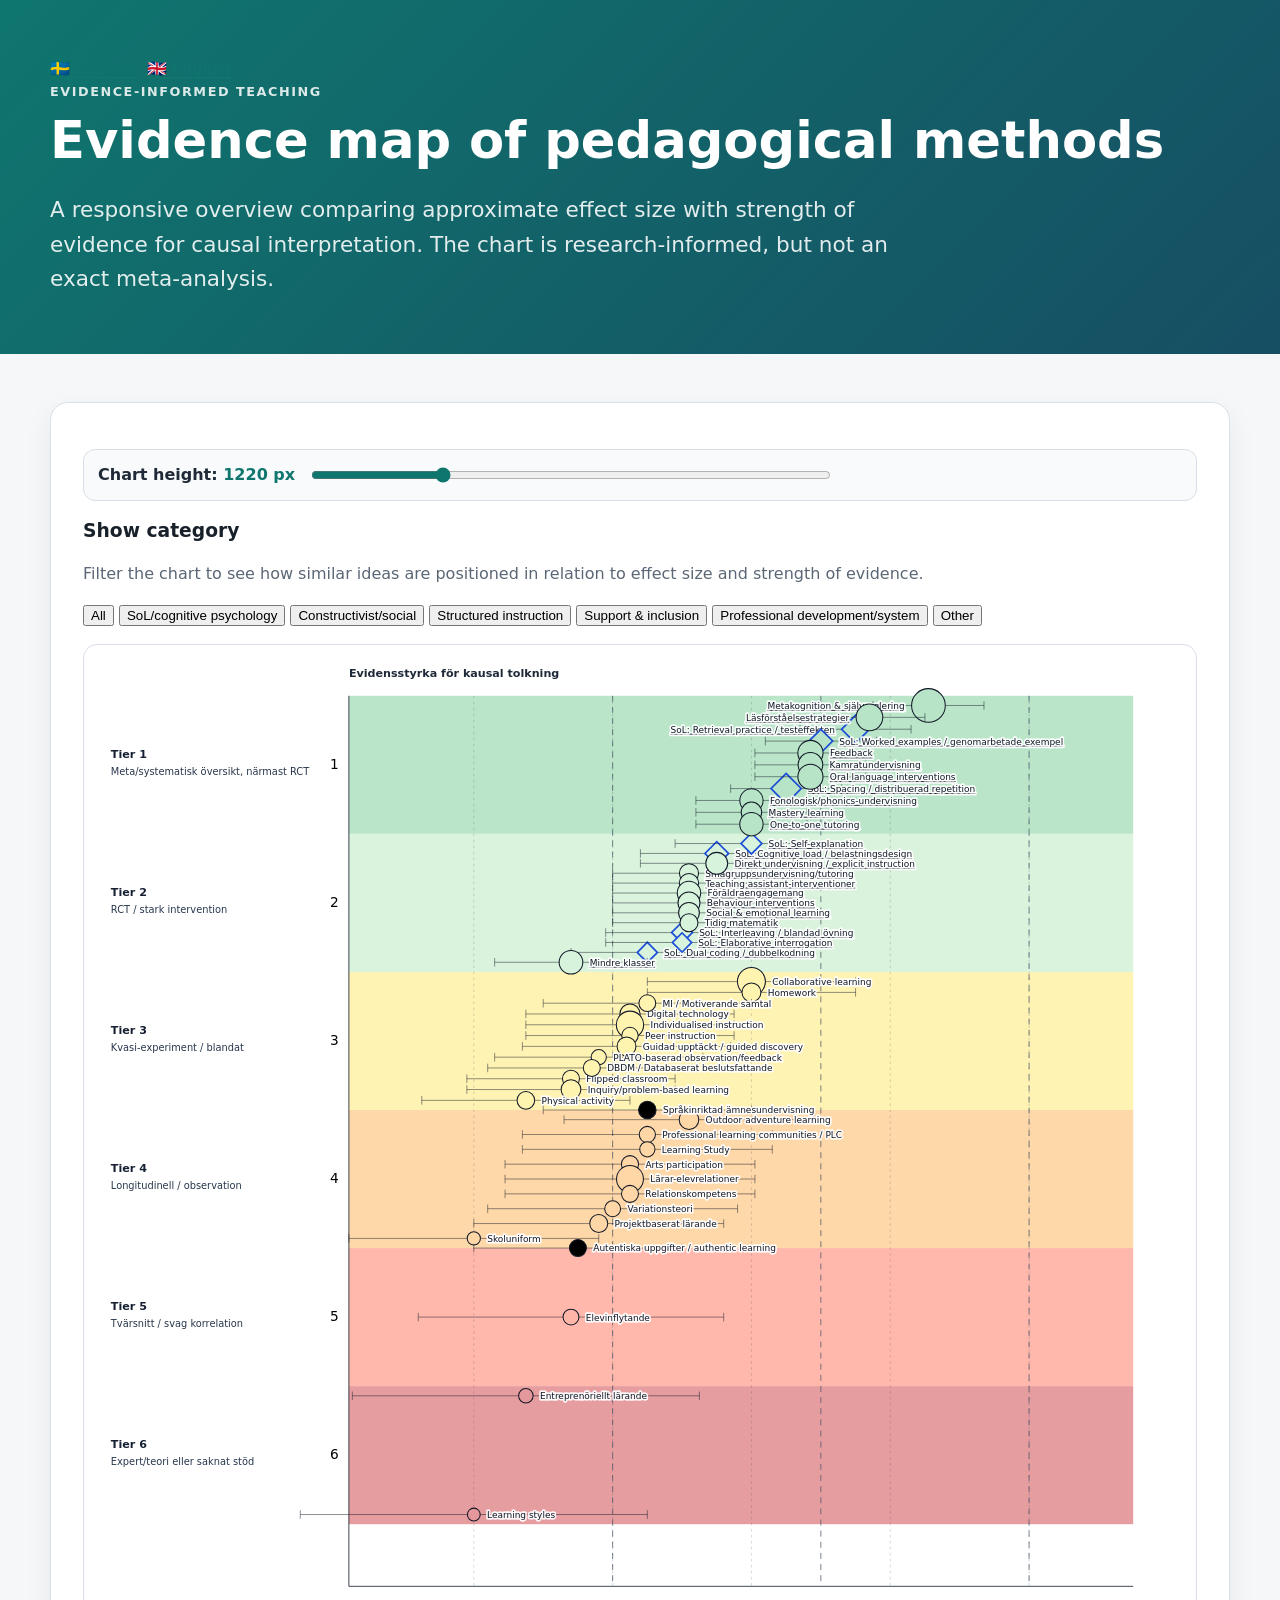
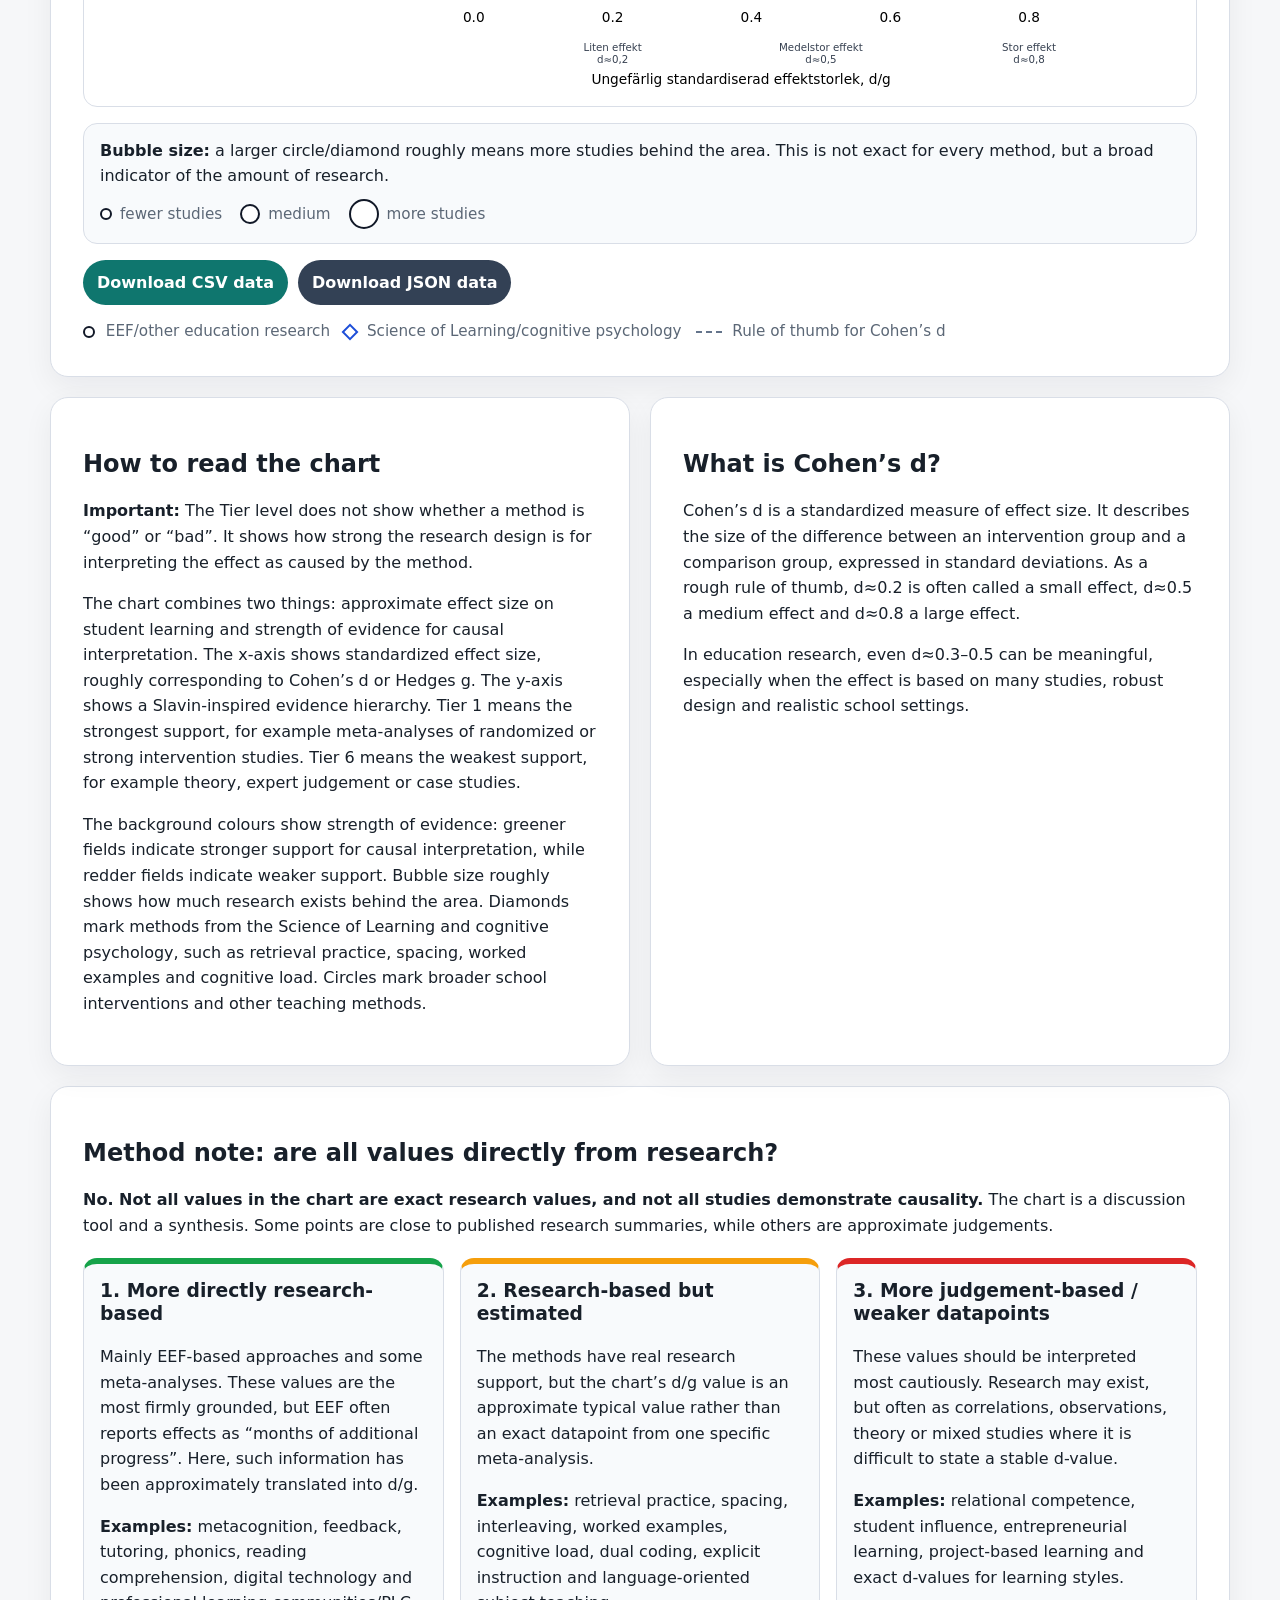
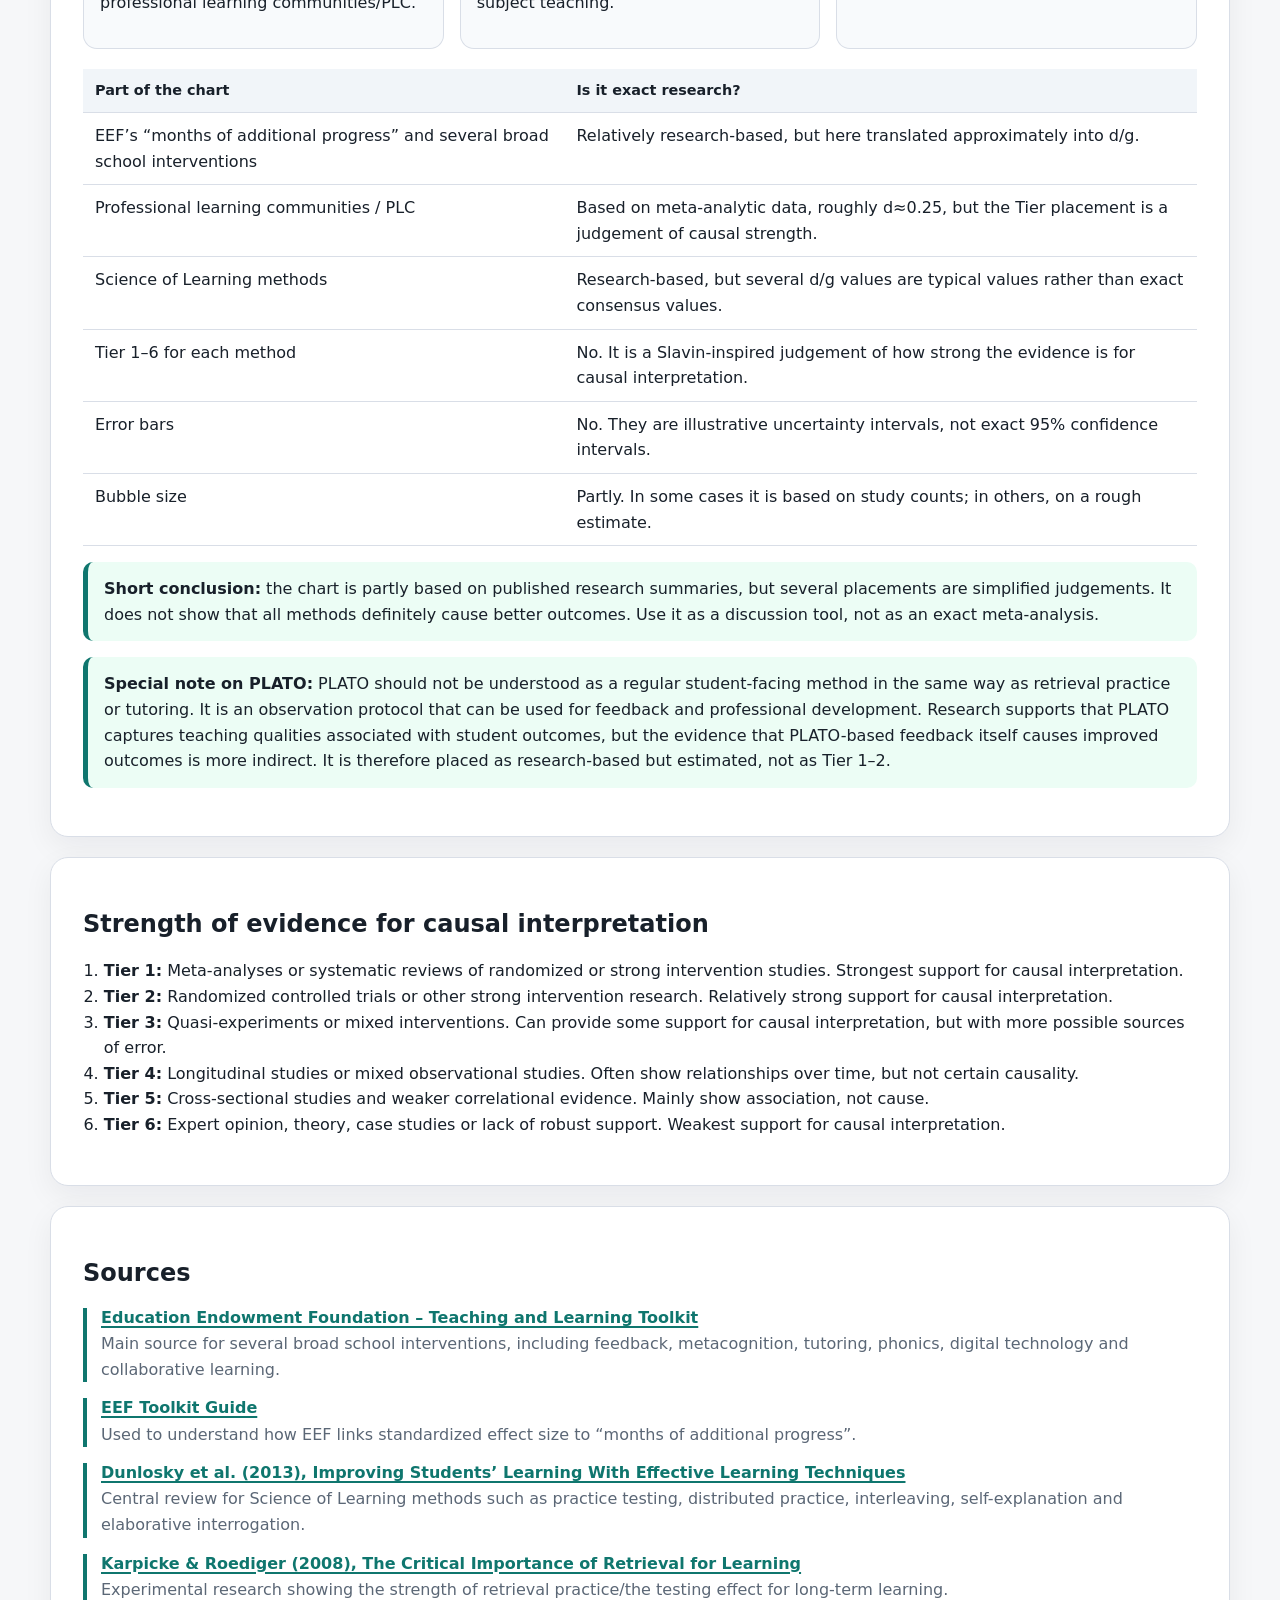
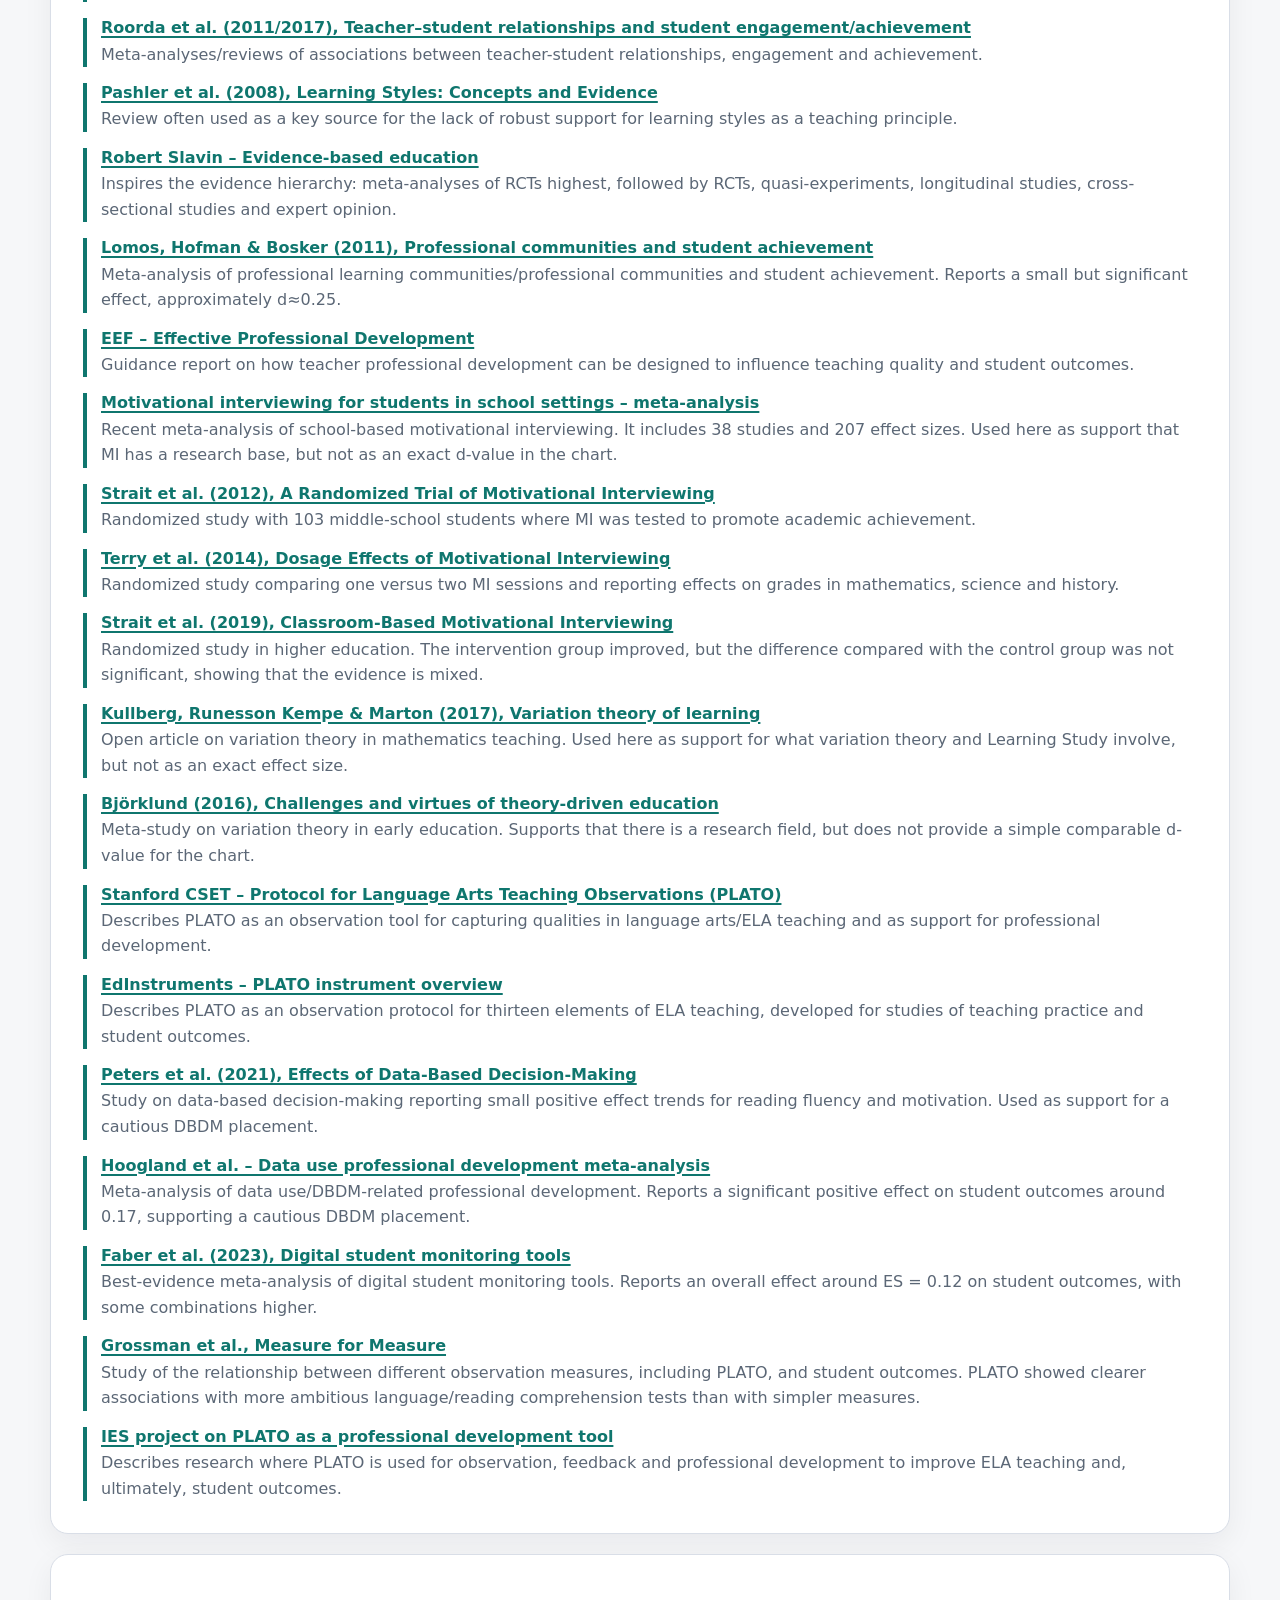
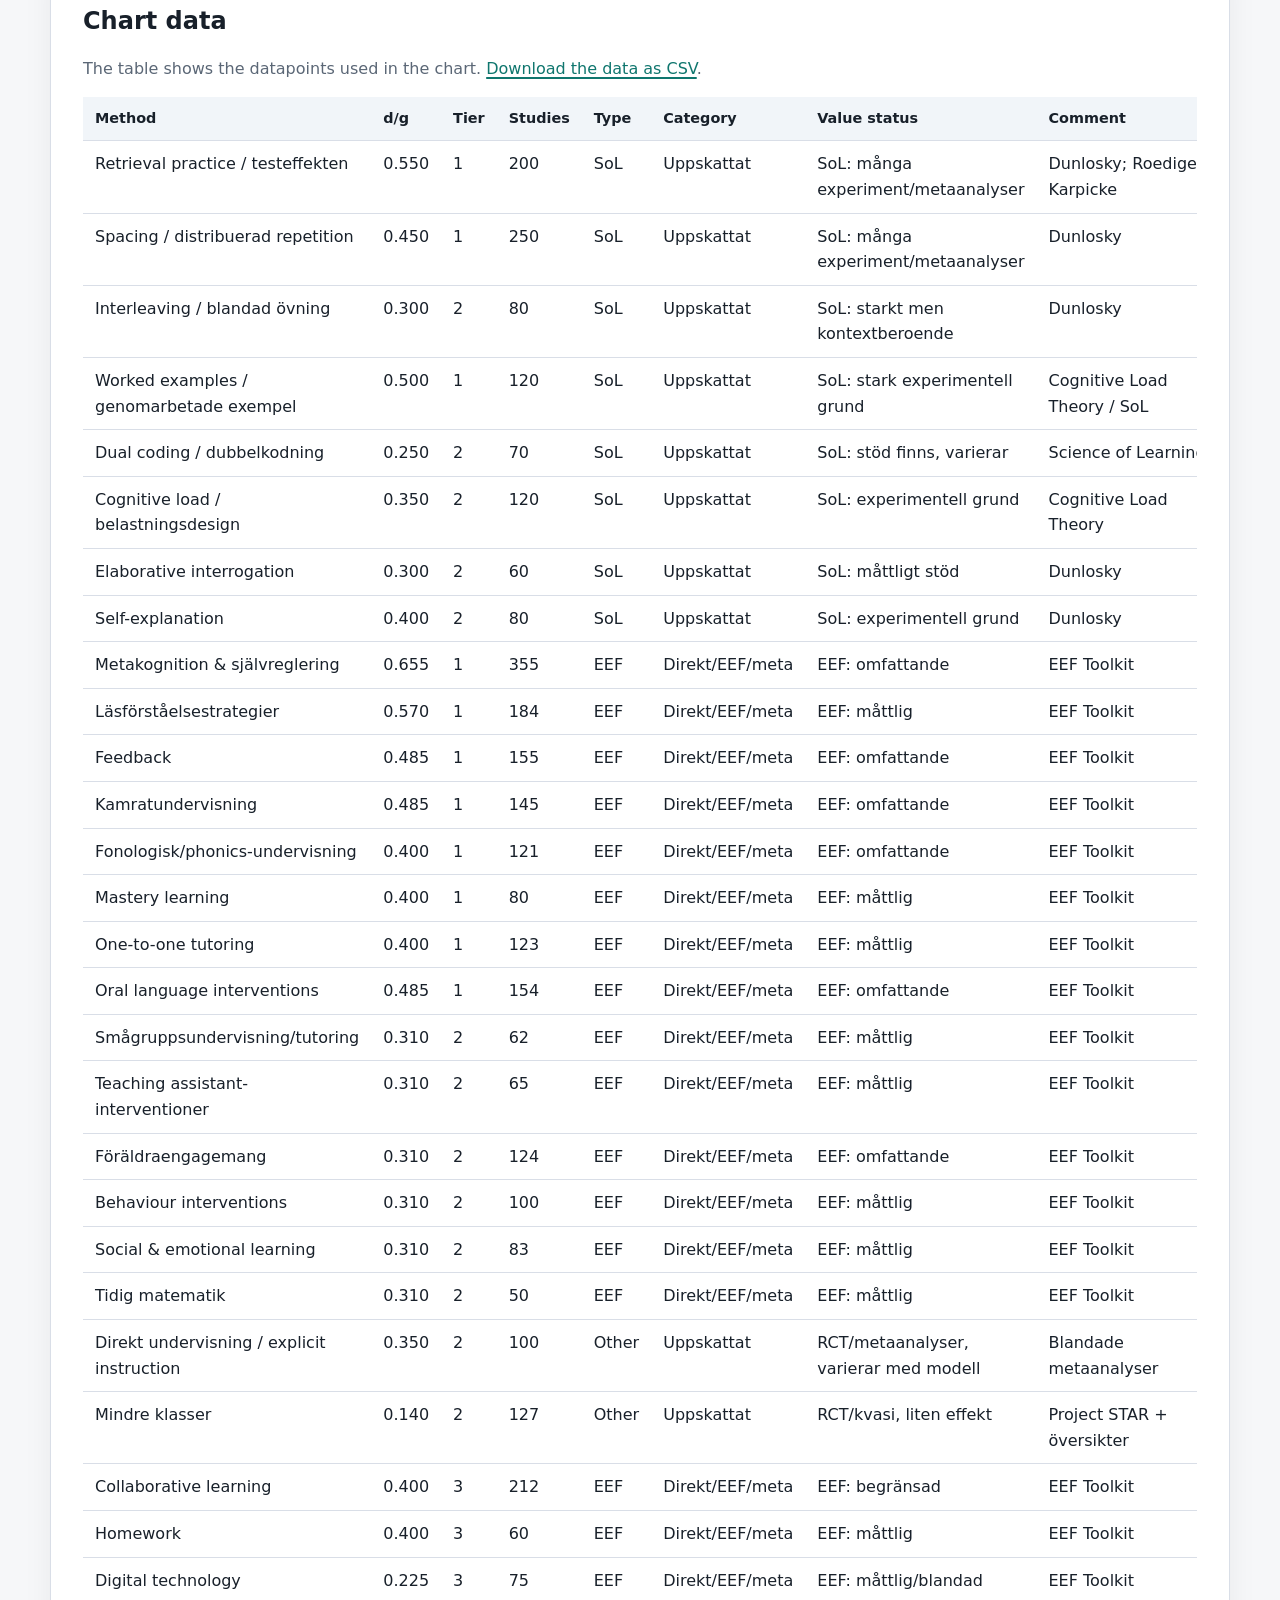
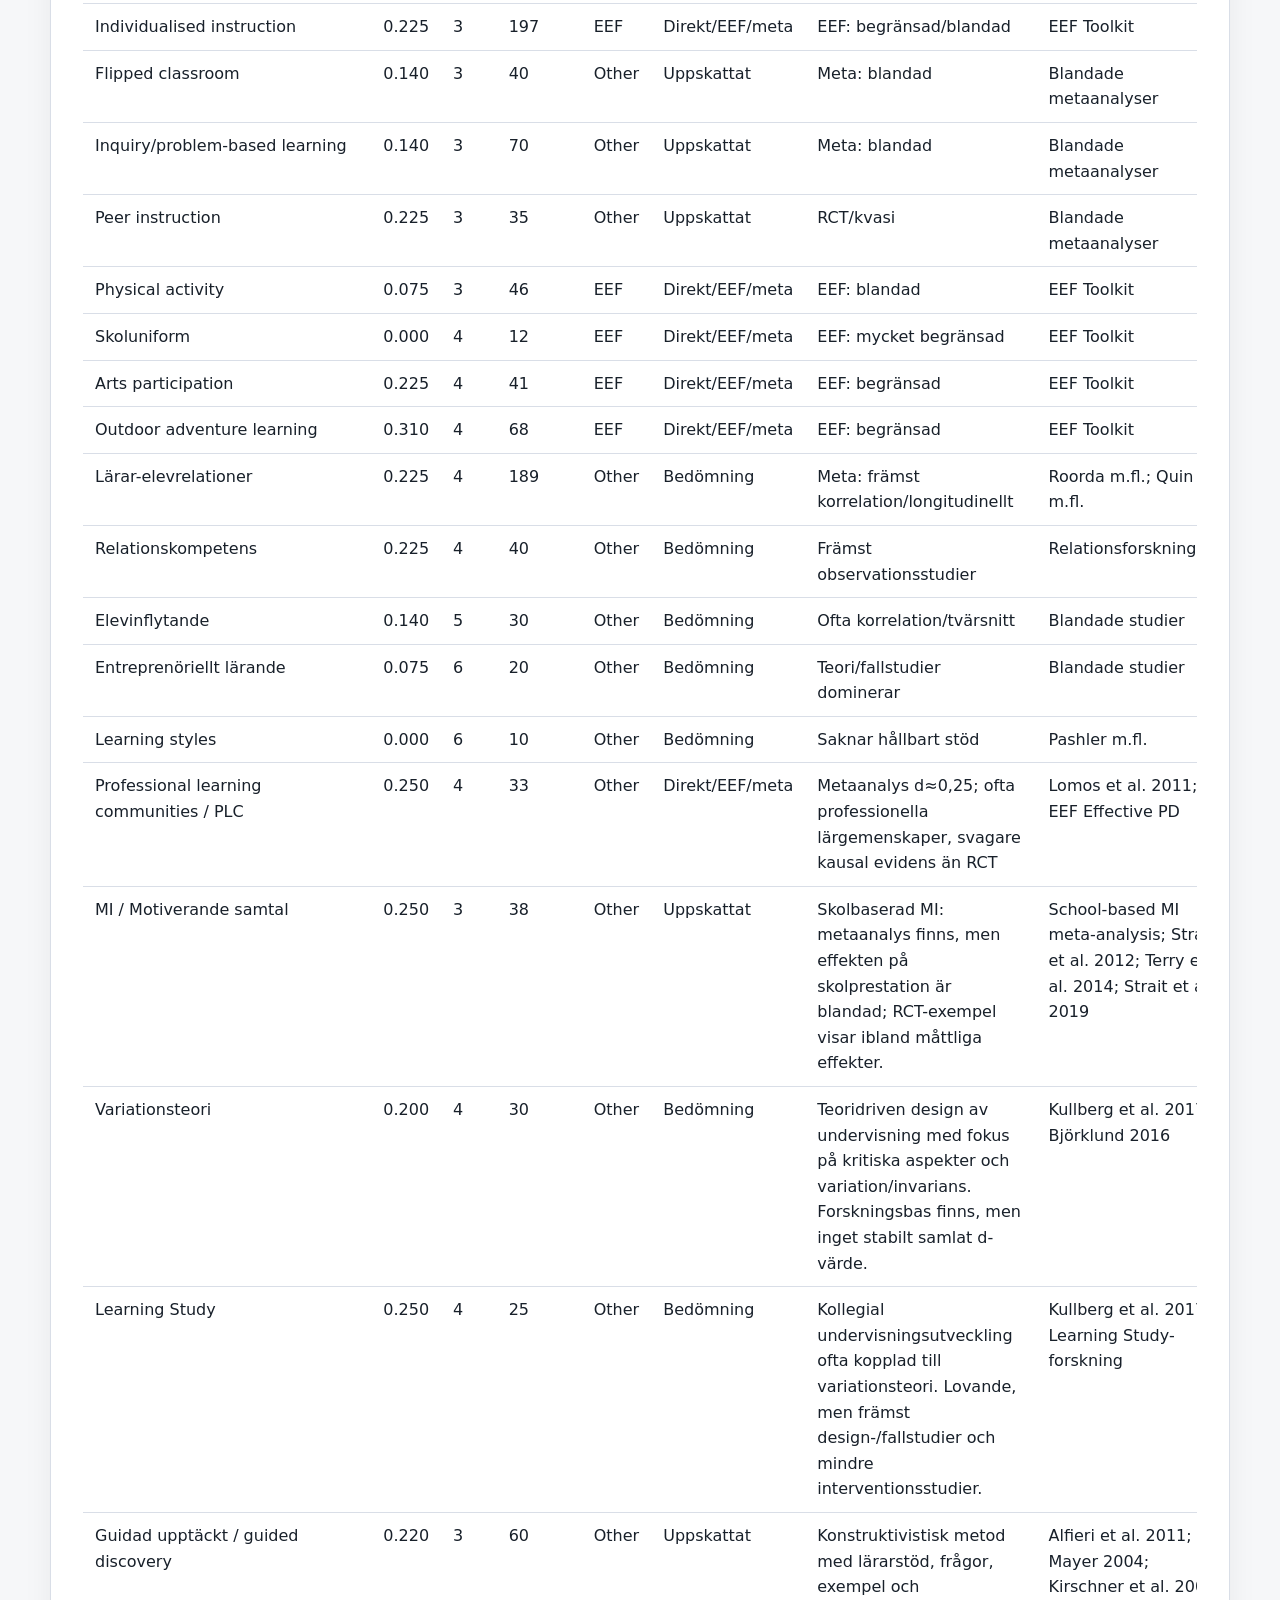
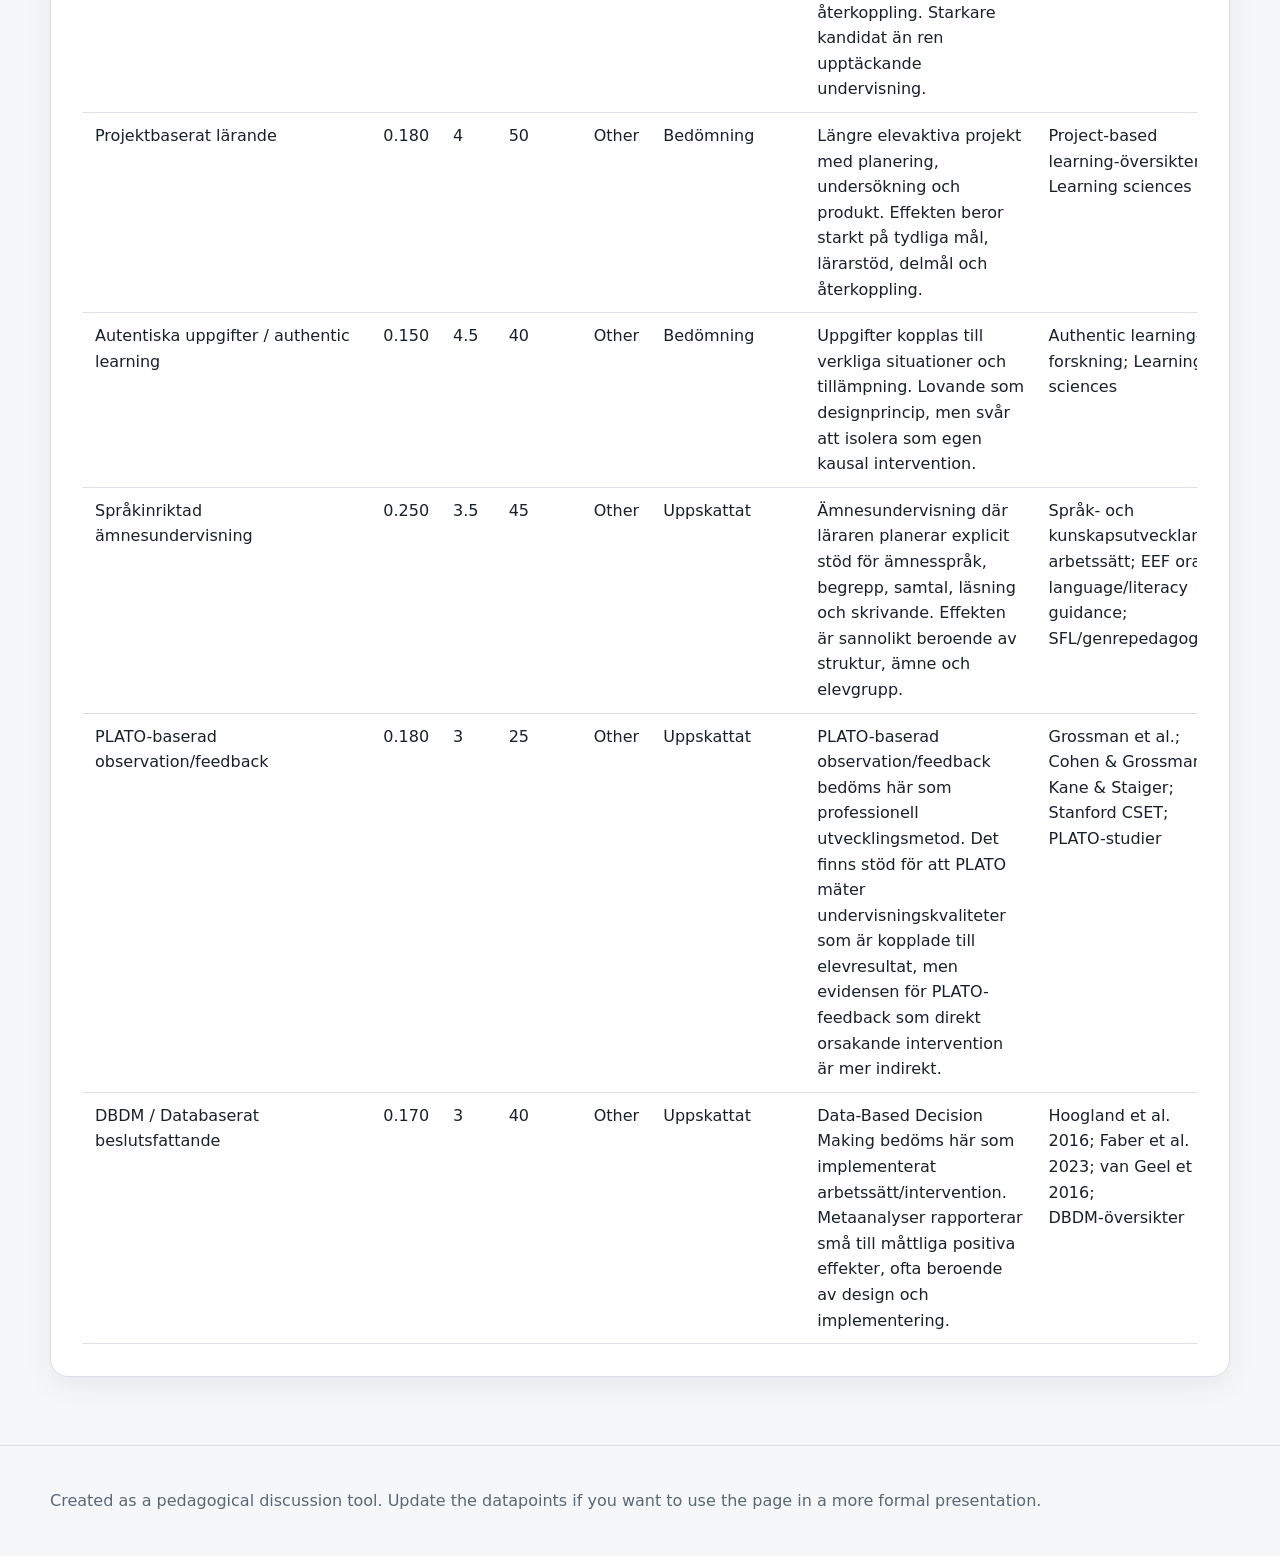
<file: en.html>
<!doctype html>
<html lang="en">
<head>
  <meta charset="utf-8">
  <meta name="viewport" content="width=device-width, initial-scale=1">
  <title>Evidence map of pedagogical methods</title>
  <meta name="description" content="Responsive evidence map of pedagogical methods, effect sizes and strength of evidence for causal interpretation.">
  <link rel="stylesheet" href="style.css">
</head>
<body>
<header class="site-header">
  <div class="container">
    <nav class="language-switch" aria-label="Language selection">
      <a class="language-link" href="index.html" lang="sv">🇸🇪 Svenska</a>
      <a class="language-link active" href="en.html" aria-current="page" lang="en">🇬🇧 English</a>
    </nav>
    <p class="eyebrow">Evidence-informed teaching</p>
    <h1>Evidence map of pedagogical methods</h1>
    <p class="lead">A responsive overview comparing approximate effect size with strength of evidence for causal interpretation. The chart is research-informed, but not an exact meta-analysis.</p>
  </div>
</header>

<main class="container">
  <section class="card">
    <div class="chart-controls">
      <label for="heightRange">
        Chart height:
        <span id="heightValue">1220 px</span>
      </label>
      <input id="heightRange" type="range" min="900" max="2200" value="1220" step="20">
    </div>

    <div class="filter-panel" aria-label="Filter methods by category">
      <div>
        <h3>Show category</h3>
        <p class="small">Filter the chart to see how similar ideas are positioned in relation to effect size and strength of evidence.</p>
      </div>
      <div class="filter-buttons" role="group" aria-label="Category filter">
        <button class="filter-button active" type="button" data-category-filter="all">All</button>
        <button class="filter-button" type="button" data-category-filter="sol">SoL/cognitive psychology</button>
        <button class="filter-button" type="button" data-category-filter="constructivist">Constructivist/social</button>
        <button class="filter-button" type="button" data-category-filter="structured">Structured instruction</button>
        <button class="filter-button" type="button" data-category-filter="support">Support & inclusion</button>
        <button class="filter-button" type="button" data-category-filter="professional">Professional development/system</button>
        <button class="filter-button" type="button" data-category-filter="other">Other</button>
      </div>
      <p id="filterSummary" class="filter-summary" aria-live="polite"></p>
    </div>

    <div class="chart-wrap">
      <svg id="evidenceChart" role="img" aria-labelledby="chartTitle chartDesc"></svg>
    </div>
    <div id="tooltip" class="tooltip" hidden></div>
    <div class="bubble-explanation" aria-label="Bubble size explanation">
      <p><strong>Bubble size:</strong> a larger circle/diamond roughly means more studies behind the area. This is not exact for every method, but a broad indicator of the amount of research.</p>
      <div class="bubble-demo">
        <span><i class="bubble small-bubble"></i> fewer studies</span>
        <span><i class="bubble medium-bubble"></i> medium</span>
        <span><i class="bubble large-bubble"></i> more studies</span>
      </div>
    </div>

    <p class="download-row">
      <a class="download-button" href="evidence_map_data.csv" download>Download CSV data</a>
      <a class="download-button secondary" href="data.json" download>Download JSON data</a>
    </p>

    <div class="legend">
      <span><b class="circle"></b> EEF/other education research</span>
      <span><b class="diamond"></b> Science of Learning/cognitive psychology</span>
      <span><b class="line"></b> Rule of thumb for Cohen’s d</span>
    </div>
  </section>

  <section class="grid">
    <article class="card">
      <h2>How to read the chart</h2>
      <p><strong>Important:</strong> The Tier level does not show whether a method is “good” or “bad”. It shows how strong the research design is for interpreting the effect as caused by the method.</p>
      <p>The chart combines two things: approximate effect size on student learning and strength of evidence for causal interpretation. The x-axis shows standardized effect size, roughly corresponding to Cohen’s d or Hedges g. The y-axis shows a Slavin-inspired evidence hierarchy. Tier 1 means the strongest support, for example meta-analyses of randomized or strong intervention studies. Tier 6 means the weakest support, for example theory, expert judgement or case studies.</p>
      <p>The background colours show strength of evidence: greener fields indicate stronger support for causal interpretation, while redder fields indicate weaker support. Bubble size roughly shows how much research exists behind the area. Diamonds mark methods from the Science of Learning and cognitive psychology, such as retrieval practice, spacing, worked examples and cognitive load. Circles mark broader school interventions and other teaching methods.</p>
    </article>

    <article class="card">
      <h2>What is Cohen’s d?</h2>
      <p>Cohen’s d is a standardized measure of effect size. It describes the size of the difference between an intervention group and a comparison group, expressed in standard deviations. As a rough rule of thumb, d≈0.2 is often called a small effect, d≈0.5 a medium effect and d≈0.8 a large effect.</p>
      <p>In education research, even d≈0.3–0.5 can be meaningful, especially when the effect is based on many studies, robust design and realistic school settings.</p>
    </article>
  </section>

  <section class="card">
    <h2>Method note: are all values directly from research?</h2>
    <p><strong>No. Not all values in the chart are exact research values, and not all studies demonstrate causality.</strong> The chart is a discussion tool and a synthesis. Some points are close to published research summaries, while others are approximate judgements.</p>

    <div class="status-grid">
      <article class="status-card status-direct">
        <h3>1. More directly research-based</h3>
        <p>Mainly EEF-based approaches and some meta-analyses. These values are the most firmly grounded, but EEF often reports effects as “months of additional progress”. Here, such information has been approximately translated into d/g.</p>
        <p><strong>Examples:</strong> metacognition, feedback, tutoring, phonics, reading comprehension, digital technology and professional learning communities/PLC.</p>
      </article>

      <article class="status-card status-approx">
        <h3>2. Research-based but estimated</h3>
        <p>The methods have real research support, but the chart’s d/g value is an approximate typical value rather than an exact datapoint from one specific meta-analysis.</p>
        <p><strong>Examples:</strong> retrieval practice, spacing, interleaving, worked examples, cognitive load, dual coding, explicit instruction and language-oriented subject teaching.</p>
      </article>

      <article class="status-card status-assessment">
        <h3>3. More judgement-based / weaker datapoints</h3>
        <p>These values should be interpreted most cautiously. Research may exist, but often as correlations, observations, theory or mixed studies where it is difficult to state a stable d-value.</p>
        <p><strong>Examples:</strong> relational competence, student influence, entrepreneurial learning, project-based learning and exact d-values for learning styles.</p>
      </article>
    </div>

    <table>
      <thead>
        <tr>
          <th>Part of the chart</th>
          <th>Is it exact research?</th>
        </tr>
      </thead>
      <tbody>
        <tr>
          <td>EEF’s “months of additional progress” and several broad school interventions</td>
          <td>Relatively research-based, but here translated approximately into d/g.</td>
        </tr>
        <tr>
          <td>Professional learning communities / PLC</td>
          <td>Based on meta-analytic data, roughly d≈0.25, but the Tier placement is a judgement of causal strength.</td>
        </tr>
        <tr>
          <td>Science of Learning methods</td>
          <td>Research-based, but several d/g values are typical values rather than exact consensus values.</td>
        </tr>
        <tr>
          <td>Tier 1–6 for each method</td>
          <td>No. It is a Slavin-inspired judgement of how strong the evidence is for causal interpretation.</td>
        </tr>
        <tr>
          <td>Error bars</td>
          <td>No. They are illustrative uncertainty intervals, not exact 95% confidence intervals.</td>
        </tr>
        <tr>
          <td>Bubble size</td>
          <td>Partly. In some cases it is based on study counts; in others, on a rough estimate.</td>
        </tr>
      </tbody>
    </table>

    <p class="warning"><strong>Short conclusion:</strong> the chart is partly based on published research summaries, but several placements are simplified judgements. It does not show that all methods definitely cause better outcomes. Use it as a discussion tool, not as an exact meta-analysis.</p>

    <p class="warning"><strong>Special note on PLATO:</strong> PLATO should not be understood as a regular student-facing method in the same way as retrieval practice or tutoring. It is an observation protocol that can be used for feedback and professional development. Research supports that PLATO captures teaching qualities associated with student outcomes, but the evidence that PLATO-based feedback itself causes improved outcomes is more indirect. It is therefore placed as research-based but estimated, not as Tier 1–2.</p>

  </section>

  <section class="card">
    <h2>Strength of evidence for causal interpretation</h2>
    <ol class="tiers">
      <li><strong>Tier 1:</strong> Meta-analyses or systematic reviews of randomized or strong intervention studies. Strongest support for causal interpretation.</li>
      <li><strong>Tier 2:</strong> Randomized controlled trials or other strong intervention research. Relatively strong support for causal interpretation.</li>
      <li><strong>Tier 3:</strong> Quasi-experiments or mixed interventions. Can provide some support for causal interpretation, but with more possible sources of error.</li>
      <li><strong>Tier 4:</strong> Longitudinal studies or mixed observational studies. Often show relationships over time, but not certain causality.</li>
      <li><strong>Tier 5:</strong> Cross-sectional studies and weaker correlational evidence. Mainly show association, not cause.</li>
      <li><strong>Tier 6:</strong> Expert opinion, theory, case studies or lack of robust support. Weakest support for causal interpretation.</li>
    </ol>
  </section>

  <section class="card">
    <h2>Sources</h2>
    <div class="sources">
      <article><h3><a href="https://educationendowmentfoundation.org.uk/education-evidence/teaching-learning-toolkit" target="_blank" rel="noopener noreferrer">Education Endowment Foundation – Teaching and Learning Toolkit</a></h3><p>Main source for several broad school interventions, including feedback, metacognition, tutoring, phonics, digital technology and collaborative learning.</p></article><article><h3><a href="https://d2tic4wvo1iusb.cloudfront.net/documents/toolkit/EEF-Toolkit-guide.pdf" target="_blank" rel="noopener noreferrer">EEF Toolkit Guide</a></h3><p>Used to understand how EEF links standardized effect size to “months of additional progress”.</p></article><article><h3><a href="https://journals.sagepub.com/doi/10.1177/1529100612453266" target="_blank" rel="noopener noreferrer">Dunlosky et al. (2013), Improving Students’ Learning With Effective Learning Techniques</a></h3><p>Central review for Science of Learning methods such as practice testing, distributed practice, interleaving, self-explanation and elaborative interrogation.</p></article><article><h3><a href="https://psychnet.wustl.edu/memory/wp-content/uploads/2018/04/Karpicke-Roediger-2008_Sci.pdf" target="_blank" rel="noopener noreferrer">Karpicke & Roediger (2008), The Critical Importance of Retrieval for Learning</a></h3><p>Experimental research showing the strength of retrieval practice/the testing effect for long-term learning.</p></article><article><h3><a href="https://research.vu.nl/en/publications/the-influence-of-affective-teacher-student-relationships-on-stude/" target="_blank" rel="noopener noreferrer">Roorda et al. (2011/2017), Teacher–student relationships and student engagement/achievement</a></h3><p>Meta-analyses/reviews of associations between teacher-student relationships, engagement and achievement.</p></article><article><h3><a href="https://pubmed.ncbi.nlm.nih.gov/26162104/" target="_blank" rel="noopener noreferrer">Pashler et al. (2008), Learning Styles: Concepts and Evidence</a></h3><p>Review often used as a key source for the lack of robust support for learning styles as a teaching principle.</p></article><article><h3><a href="https://www.nifdi.org/docman/what-works-clearinghouse-wwc/947-perspectives-on-evidence-based-research-in-education-by-robert-slavin-educational-researcher-jan-feb-2008.html" target="_blank" rel="noopener noreferrer">Robert Slavin – Evidence-based education</a></h3><p>Inspires the evidence hierarchy: meta-analyses of RCTs highest, followed by RCTs, quasi-experiments, longitudinal studies, cross-sectional studies and expert opinion.</p></article>

      <article>
        <h3><a href="https://www.tandfonline.com/doi/abs/10.1080/09243453.2010.550467" target="_blank" rel="noopener noreferrer">Lomos, Hofman & Bosker (2011), Professional communities and student achievement</a></h3>
        <p>Meta-analysis of professional learning communities/professional communities and student achievement. Reports a small but significant effect, approximately d≈0.25.</p>
      </article>
      <article>
        <h3><a href="https://educationendowmentfoundation.org.uk/education-evidence/guidance-reports/effective-professional-development" target="_blank" rel="noopener noreferrer">EEF – Effective Professional Development</a></h3>
        <p>Guidance report on how teacher professional development can be designed to influence teaching quality and student outcomes.</p>
      </article>

      <article>
        <h3><a href="https://pubmed.ncbi.nlm.nih.gov/39645344/" target="_blank" rel="noopener noreferrer">Motivational interviewing for students in school settings – meta-analysis</a></h3>
        <p>Recent meta-analysis of school-based motivational interviewing. It includes 38 studies and 207 effect sizes. Used here as support that MI has a research base, but not as an exact d-value in the chart.</p>
      </article>
      <article>
        <h3><a href="https://eric.ed.gov/?id=EJ990266" target="_blank" rel="noopener noreferrer">Strait et al. (2012), A Randomized Trial of Motivational Interviewing</a></h3>
        <p>Randomized study with 103 middle-school students where MI was tested to promote academic achievement.</p>
      </article>
      <article>
        <h3><a href="https://eric.ed.gov/?id=EJ1088400" target="_blank" rel="noopener noreferrer">Terry et al. (2014), Dosage Effects of Motivational Interviewing</a></h3>
        <p>Randomized study comparing one versus two MI sessions and reporting effects on grades in mathematics, science and history.</p>
      </article>
      <article>
        <h3><a href="https://journals.sagepub.com/doi/10.1177/0098628319834216" target="_blank" rel="noopener noreferrer">Strait et al. (2019), Classroom-Based Motivational Interviewing</a></h3>
        <p>Randomized study in higher education. The intervention group improved, but the difference compared with the control group was not significant, showing that the evidence is mixed.</p>
      </article>

      <article>
        <h3><a href="https://www.diva-portal.org/smash/get/diva2%3A1095107/FULLTEXT02" target="_blank" rel="noopener noreferrer">Kullberg, Runesson Kempe & Marton (2017), Variation theory of learning</a></h3>
        <p>Open article on variation theory in mathematics teaching. Used here as support for what variation theory and Learning Study involve, but not as an exact effect size.</p>
      </article>
      <article>
        <h3><a href="https://www.tandfonline.com/doi/full/10.3402/edui.v7.28773" target="_blank" rel="noopener noreferrer">Björklund (2016), Challenges and virtues of theory-driven education</a></h3>
        <p>Meta-study on variation theory in early education. Supports that there is a research field, but does not provide a simple comparable d-value for the chart.</p>
      </article>
      <article>
        <h3><a href="https://cset.stanford.edu/research/project/protocol-language-arts-teaching-observations-plato" target="_blank" rel="noopener noreferrer">Stanford CSET – Protocol for Language Arts Teaching Observations (PLATO)</a></h3>
        <p>Describes PLATO as an observation tool for capturing qualities in language arts/ELA teaching and as support for professional development.</p>
      </article>
      <article>
        <h3><a href="https://edinstruments.org/instruments/protocol-language-arts-teaching-observation-plato" target="_blank" rel="noopener noreferrer">EdInstruments – PLATO instrument overview</a></h3>
        <p>Describes PLATO as an observation protocol for thirteen elements of ELA teaching, developed for studies of teaching practice and student outcomes.</p>
      </article>
      <article>
        <h3><a href="https://pmc.ncbi.nlm.nih.gov/articles/PMC8358572/" target="_blank" rel="noopener noreferrer">Peters et al. (2021), Effects of Data-Based Decision-Making</a></h3>
        <p>Study on data-based decision-making reporting small positive effect trends for reading fluency and motivation. Used as support for a cautious DBDM placement.</p>
      </article>

      <article>
        <h3><a href="https://www.emerald.com/insight/content/doi/10.1108/jpcc-06-2021-0064/full/html" target="_blank" rel="noopener noreferrer">Hoogland et al. – Data use professional development meta-analysis</a></h3>
        <p>Meta-analysis of data use/DBDM-related professional development. Reports a significant positive effect on student outcomes around 0.17, supporting a cautious DBDM placement.</p>
      </article>
      <article>
        <h3><a href="https://www.tandfonline.com/doi/full/10.1080/09243453.2022.2142247" target="_blank" rel="noopener noreferrer">Faber et al. (2023), Digital student monitoring tools</a></h3>
        <p>Best-evidence meta-analysis of digital student monitoring tools. Reports an overall effect around ES = 0.12 on student outcomes, with some combinations higher.</p>
      </article>

      <article>
        <h3><a href="https://journals.sagepub.com/doi/abs/10.3102/0013189X14544542" target="_blank" rel="noopener noreferrer">Grossman et al., Measure for Measure</a></h3>
        <p>Study of the relationship between different observation measures, including PLATO, and student outcomes. PLATO showed clearer associations with more ambitious language/reading comprehension tests than with simpler measures.</p>
      </article>
      <article>
        <h3><a href="https://ies.ed.gov/use-work/awards/improving-quality-english-language-arts-teaching-through-use-observation-protocol" target="_blank" rel="noopener noreferrer">IES project on PLATO as a professional development tool</a></h3>
        <p>Describes research where PLATO is used for observation, feedback and professional development to improve ELA teaching and, ultimately, student outcomes.</p>
      </article>
    </div>
  </section>

  <section class="card">
    <h2>Chart data</h2>
    <p class="small">The table shows the datapoints used in the chart. <a href="evidence_map_data.csv" download>Download the data as CSV</a>.</p>
    <div class="table-scroll">
      <table id="dataTable">
        <thead><tr><th>Method</th><th>d/g</th><th>Tier</th><th>Studies</th><th>Type</th><th>Category</th><th>Value status</th><th>Comment</th><th>Source</th></tr></thead>
        <tbody></tbody>
      </table>
    </div>
  </section>
</main>

  <div id="infoModal" class="modal" hidden>
    <div class="modal-backdrop" data-close-modal></div>
    <article class="modal-card" role="dialog" aria-modal="true" aria-labelledby="modalTitle">
      <button class="modal-close" type="button" aria-label="Close" data-close-modal>×</button>
      <p class="eyebrow modal-eyebrow">Method information</p>
      <h2 id="modalTitle"></h2>
      <div id="modalBody"></div>
    </article>
  </div>

<footer class="site-footer">
  <div class="container">
    <p>Created as a pedagogical discussion tool. Update the datapoints if you want to use the page in a more formal presentation.</p>
  </div>
</footer>

<script>
const chartData = [{"method":"Retrieval practice / testeffekten","d":0.55,"tier":1,"studies":200,"type":"SoL","note":"SoL: många experiment/metaanalyser","source":"Dunlosky; Roediger & Karpicke","info":"Eleverna tränar på att hämta fram kunskap ur minnet, till exempel genom korta quiz, självtest eller frågor utan facit framför sig. Poängen är att själva återkallandet stärker långtidsminnet mer än att bara läsa om materialet.","valueStatus":"Forskningsbaserat men uppskattat","valueStatusShort":"Uppskattat","valueStatusDetail":"Metoden har verkligt forskningsstöd, men det exakta d/g-värdet i grafen är ett typvärde eller en syntes, inte en exakt datapunkt från en enda metaanalys."},{"method":"Spacing / distribuerad repetition","d":0.45,"tier":1,"studies":250,"type":"SoL","note":"SoL: många experiment/metaanalyser","source":"Dunlosky","info":"Träningen sprids ut över tid i stället för att allt görs vid ett tillfälle. Eleverna återkommer till samma innehåll flera gånger, med mellanrum, så att minnet förstärks och glömskan motverkas.","valueStatus":"Forskningsbaserat men uppskattat","valueStatusShort":"Uppskattat","valueStatusDetail":"Metoden har verkligt forskningsstöd, men det exakta d/g-värdet i grafen är ett typvärde eller en syntes, inte en exakt datapunkt från en enda metaanalys."},{"method":"Interleaving / blandad övning","d":0.3,"tier":2,"studies":80,"type":"SoL","note":"SoL: starkt men kontextberoende","source":"Dunlosky","info":"Elever blandar olika typer av problem eller innehåll i stället för att öva en sak i taget. Det kan göra träningen svårare men hjälper eleverna att välja rätt strategi i nya situationer.","valueStatus":"Forskningsbaserat men uppskattat","valueStatusShort":"Uppskattat","valueStatusDetail":"Metoden har verkligt forskningsstöd, men det exakta d/g-värdet i grafen är ett typvärde eller en syntes, inte en exakt datapunkt från en enda metaanalys."},{"method":"Worked examples / genomarbetade exempel","d":0.5,"tier":1,"studies":120,"type":"SoL","note":"SoL: stark experimentell grund","source":"Cognitive Load Theory / SoL","info":"Elever får se tydliga, färdiga exempel där lösningen visas steg för steg. Det minskar kognitiv belastning och hjälper eleverna att förstå hur experter tänker innan de ska lösa liknande uppgifter själva.","valueStatus":"Forskningsbaserat men uppskattat","valueStatusShort":"Uppskattat","valueStatusDetail":"Metoden har verkligt forskningsstöd, men det exakta d/g-värdet i grafen är ett typvärde eller en syntes, inte en exakt datapunkt från en enda metaanalys."},{"method":"Dual coding / dubbelkodning","d":0.25,"tier":2,"studies":70,"type":"SoL","note":"SoL: stöd finns, varierar","source":"Science of Learning","info":"Elever får information både verbalt och visuellt, till exempel text tillsammans med bild, diagram eller modell. Det fungerar bäst när bild och text stödjer varandra och inte överbelastar arbetsminnet.","valueStatus":"Forskningsbaserat men uppskattat","valueStatusShort":"Uppskattat","valueStatusDetail":"Metoden har verkligt forskningsstöd, men det exakta d/g-värdet i grafen är ett typvärde eller en syntes, inte en exakt datapunkt från en enda metaanalys."},{"method":"Cognitive load / belastningsdesign","d":0.35,"tier":2,"studies":120,"type":"SoL","note":"SoL: experimentell grund","source":"Cognitive Load Theory","info":"Undervisningen designas så att arbetsminnet inte överbelastas. Läraren tar bort onödig komplexitet, delar upp innehåll och använder exempel innan eleverna arbetar självständigt.","valueStatus":"Forskningsbaserat men uppskattat","valueStatusShort":"Uppskattat","valueStatusDetail":"Metoden har verkligt forskningsstöd, men det exakta d/g-värdet i grafen är ett typvärde eller en syntes, inte en exakt datapunkt från en enda metaanalys."},{"method":"Elaborative interrogation","d":0.3,"tier":2,"studies":60,"type":"SoL","note":"SoL: måttligt stöd","source":"Dunlosky","info":"Elever tränar på att fråga 'varför?' och förklara orsaker och samband. Metoden hjälper dem att koppla ny kunskap till det de redan vet.","valueStatus":"Forskningsbaserat men uppskattat","valueStatusShort":"Uppskattat","valueStatusDetail":"Metoden har verkligt forskningsstöd, men det exakta d/g-värdet i grafen är ett typvärde eller en syntes, inte en exakt datapunkt från en enda metaanalys."},{"method":"Self-explanation","d":0.4,"tier":2,"studies":80,"type":"SoL","note":"SoL: experimentell grund","source":"Dunlosky","info":"Elever förklarar för sig själva varför ett steg fungerar, varför ett svar är rimligt eller hur ett exempel hänger ihop. Det gör tänkandet mer aktivt än passiv läsning.","valueStatus":"Forskningsbaserat men uppskattat","valueStatusShort":"Uppskattat","valueStatusDetail":"Metoden har verkligt forskningsstöd, men det exakta d/g-värdet i grafen är ett typvärde eller en syntes, inte en exakt datapunkt från en enda metaanalys."},{"method":"Metakognition & självreglering","d":0.655,"tier":1,"studies":355,"type":"EEF","note":"EEF: omfattande","source":"EEF Toolkit","info":"Elever lär sig planera, övervaka och utvärdera sitt eget lärande. De tränar på frågor som: Vad är målet? Förstår jag? Vilken strategi ska jag använda? Vad behöver jag ändra nästa gång?","valueStatus":"Mer direkt forskningsbaserat","valueStatusShort":"Direkt/EEF/meta","valueStatusDetail":"Värdet är relativt nära en publicerad forskningssammanställning, ofta EEF:s Toolkit eller en specifik metaanalys. För EEF-punkter är det dock ofta 'månader extra utveckling' som har omräknats ungefärligt till d/g."},{"method":"Läsförståelsestrategier","d":0.57,"tier":1,"studies":184,"type":"EEF","note":"EEF: måttlig","source":"EEF Toolkit","info":"Elever lär sig explicita strategier för att förstå text, till exempel att sammanfatta, ställa frågor, förutsäga innehåll, reda ut svåra ord och övervaka sin egen förståelse under läsningen.","valueStatus":"Mer direkt forskningsbaserat","valueStatusShort":"Direkt/EEF/meta","valueStatusDetail":"Värdet är relativt nära en publicerad forskningssammanställning, ofta EEF:s Toolkit eller en specifik metaanalys. För EEF-punkter är det dock ofta 'månader extra utveckling' som har omräknats ungefärligt till d/g."},{"method":"Feedback","d":0.485,"tier":1,"studies":155,"type":"EEF","note":"EEF: omfattande","source":"EEF Toolkit","info":"Återkoppling som hjälper eleven att förstå var den är, vart den ska och hur den kan komma vidare. Mest effektiv är feedback som leder till handling, inte bara beröm eller ett betyg.","valueStatus":"Mer direkt forskningsbaserat","valueStatusShort":"Direkt/EEF/meta","valueStatusDetail":"Värdet är relativt nära en publicerad forskningssammanställning, ofta EEF:s Toolkit eller en specifik metaanalys. För EEF-punkter är det dock ofta 'månader extra utveckling' som har omräknats ungefärligt till d/g."},{"method":"Kamratundervisning","d":0.485,"tier":1,"studies":145,"type":"EEF","note":"EEF: omfattande","source":"EEF Toolkit","info":"Elever lär av och med varandra på ett strukturerat sätt, till exempel genom att förklara lösningar, ge respons eller träna i par. Effekten beror mycket på struktur och tydliga roller.","valueStatus":"Mer direkt forskningsbaserat","valueStatusShort":"Direkt/EEF/meta","valueStatusDetail":"Värdet är relativt nära en publicerad forskningssammanställning, ofta EEF:s Toolkit eller en specifik metaanalys. För EEF-punkter är det dock ofta 'månader extra utveckling' som har omräknats ungefärligt till d/g."},{"method":"Fonologisk/phonics-undervisning","d":0.4,"tier":1,"studies":121,"type":"EEF","note":"EEF: omfattande","source":"EEF Toolkit","info":"Systematisk undervisning i sambandet mellan bokstäver och ljud. Särskilt viktig vid tidig läsinlärning och för elever som behöver stärka avkodning.","valueStatus":"Mer direkt forskningsbaserat","valueStatusShort":"Direkt/EEF/meta","valueStatusDetail":"Värdet är relativt nära en publicerad forskningssammanställning, ofta EEF:s Toolkit eller en specifik metaanalys. För EEF-punkter är det dock ofta 'månader extra utveckling' som har omräknats ungefärligt till d/g."},{"method":"Mastery learning","d":0.4,"tier":1,"studies":80,"type":"EEF","note":"EEF: måttlig","source":"EEF Toolkit","info":"Elever går vidare först när de har nått tillräcklig förståelse av ett moment. Det kräver tydliga mål, återkoppling, extra träning och möjlighet att visa förståelse igen.","valueStatus":"Mer direkt forskningsbaserat","valueStatusShort":"Direkt/EEF/meta","valueStatusDetail":"Värdet är relativt nära en publicerad forskningssammanställning, ofta EEF:s Toolkit eller en specifik metaanalys. För EEF-punkter är det dock ofta 'månader extra utveckling' som har omräknats ungefärligt till d/g."},{"method":"One-to-one tutoring","d":0.4,"tier":1,"studies":123,"type":"EEF","note":"EEF: måttlig","source":"EEF Toolkit","info":"Individuell undervisning eller handledning där en elev får stöd av en lärare, tutor eller utbildad handledare. Ofta stark effekt eftersom stödet kan anpassas direkt efter elevens behov.","valueStatus":"Mer direkt forskningsbaserat","valueStatusShort":"Direkt/EEF/meta","valueStatusDetail":"Värdet är relativt nära en publicerad forskningssammanställning, ofta EEF:s Toolkit eller en specifik metaanalys. För EEF-punkter är det dock ofta 'månader extra utveckling' som har omräknats ungefärligt till d/g."},{"method":"Oral language interventions","d":0.485,"tier":1,"studies":154,"type":"EEF","note":"EEF: omfattande","source":"EEF Toolkit","info":"Insatser som utvecklar elevers muntliga språk, ordförråd, samtal och begreppsförståelse. Viktigt eftersom språk ofta är en grund för läsning, skrivande och ämnesförståelse.","valueStatus":"Mer direkt forskningsbaserat","valueStatusShort":"Direkt/EEF/meta","valueStatusDetail":"Värdet är relativt nära en publicerad forskningssammanställning, ofta EEF:s Toolkit eller en specifik metaanalys. För EEF-punkter är det dock ofta 'månader extra utveckling' som har omräknats ungefärligt till d/g."},{"method":"Smågruppsundervisning/tutoring","d":0.31,"tier":2,"studies":62,"type":"EEF","note":"EEF: måttlig","source":"EEF Toolkit","info":"Undervisning i små grupper där läraren eller handledaren kan ge mer riktad återkoppling än i helklass. Effekten beror på kvalitet, struktur och hur väl stödet matchar elevernas behov.","valueStatus":"Mer direkt forskningsbaserat","valueStatusShort":"Direkt/EEF/meta","valueStatusDetail":"Värdet är relativt nära en publicerad forskningssammanställning, ofta EEF:s Toolkit eller en specifik metaanalys. För EEF-punkter är det dock ofta 'månader extra utveckling' som har omräknats ungefärligt till d/g."},{"method":"Teaching assistant-interventioner","d":0.31,"tier":2,"studies":65,"type":"EEF","note":"EEF: måttlig","source":"EEF Toolkit","info":"Stödinsatser där elevassistenter eller lärarassistenter används i tydligt strukturerade program. Effekten är starkast när insatsen är tränad, riktad och inte bara allmänt extra stöd.","valueStatus":"Mer direkt forskningsbaserat","valueStatusShort":"Direkt/EEF/meta","valueStatusDetail":"Värdet är relativt nära en publicerad forskningssammanställning, ofta EEF:s Toolkit eller en specifik metaanalys. För EEF-punkter är det dock ofta 'månader extra utveckling' som har omräknats ungefärligt till d/g."},{"method":"Föräldraengagemang","d":0.31,"tier":2,"studies":124,"type":"EEF","note":"EEF: omfattande","source":"EEF Toolkit","info":"Insatser som stärker vårdnadshavares stöd för elevens lärande, till exempel läsning hemma, kommunikation med skolan eller stöd för studierutiner.","valueStatus":"Mer direkt forskningsbaserat","valueStatusShort":"Direkt/EEF/meta","valueStatusDetail":"Värdet är relativt nära en publicerad forskningssammanställning, ofta EEF:s Toolkit eller en specifik metaanalys. För EEF-punkter är det dock ofta 'månader extra utveckling' som har omräknats ungefärligt till d/g."},{"method":"Behaviour interventions","d":0.31,"tier":2,"studies":100,"type":"EEF","note":"EEF: måttlig","source":"EEF Toolkit","info":"Strukturerade insatser för att förbättra beteende, arbetsro och skolnärvaro. Det kan handla om tydliga förväntningar, förstärkning, rutiner och uppföljning.","valueStatus":"Mer direkt forskningsbaserat","valueStatusShort":"Direkt/EEF/meta","valueStatusDetail":"Värdet är relativt nära en publicerad forskningssammanställning, ofta EEF:s Toolkit eller en specifik metaanalys. För EEF-punkter är det dock ofta 'månader extra utveckling' som har omräknats ungefärligt till d/g."},{"method":"Social & emotional learning","d":0.31,"tier":2,"studies":83,"type":"EEF","note":"EEF: måttlig","source":"EEF Toolkit","info":"Undervisning och träning i sociala och emotionella färdigheter, till exempel självkontroll, samarbete, empati och konflikthantering. Ska helst kopplas till skolvardagen.","valueStatus":"Mer direkt forskningsbaserat","valueStatusShort":"Direkt/EEF/meta","valueStatusDetail":"Värdet är relativt nära en publicerad forskningssammanställning, ofta EEF:s Toolkit eller en specifik metaanalys. För EEF-punkter är det dock ofta 'månader extra utveckling' som har omräknats ungefärligt till d/g."},{"method":"Tidig matematik","d":0.31,"tier":2,"studies":50,"type":"EEF","note":"EEF: måttlig","source":"EEF Toolkit","info":"Tidiga insatser som stärker taluppfattning, räknestrategier och grundläggande matematisk förståelse. Ofta handlar det om explicit undervisning och mycket strukturerad träning.","valueStatus":"Mer direkt forskningsbaserat","valueStatusShort":"Direkt/EEF/meta","valueStatusDetail":"Värdet är relativt nära en publicerad forskningssammanställning, ofta EEF:s Toolkit eller en specifik metaanalys. För EEF-punkter är det dock ofta 'månader extra utveckling' som har omräknats ungefärligt till d/g."},{"method":"Direkt undervisning / explicit instruction","d":0.35,"tier":2,"studies":100,"type":"Other","note":"RCT/metaanalyser, varierar med modell","source":"Blandade metaanalyser","info":"Läraren förklarar tydligt, modellerar, visar exempel, kontrollerar förståelse och låter eleverna träna stegvis. Det är särskilt viktigt när innehållet är nytt eller svårt.","valueStatus":"Forskningsbaserat men uppskattat","valueStatusShort":"Uppskattat","valueStatusDetail":"Metoden har verkligt forskningsstöd, men det exakta d/g-värdet i grafen är ett typvärde eller en syntes, inte en exakt datapunkt från en enda metaanalys."},{"method":"Mindre klasser","d":0.14,"tier":2,"studies":127,"type":"Other","note":"RCT/kvasi, liten effekt","source":"Project STAR + översikter","info":"Färre elever per klass kan ge mer tid till varje elev, men effekten på resultat är ofta mindre än många tror om undervisningen i övrigt inte förändras.","valueStatus":"Forskningsbaserat men uppskattat","valueStatusShort":"Uppskattat","valueStatusDetail":"Metoden har verkligt forskningsstöd, men det exakta d/g-värdet i grafen är ett typvärde eller en syntes, inte en exakt datapunkt från en enda metaanalys."},{"method":"Collaborative learning","d":0.4,"tier":3,"studies":212,"type":"EEF","note":"EEF: begränsad","source":"EEF Toolkit","valueStatus":"Mer direkt forskningsbaserat","valueStatusShort":"Direkt/EEF/meta","valueStatusDetail":"Värdet är relativt nära en publicerad forskningssammanställning, ofta EEF:s Toolkit eller en specifik metaanalys. För EEF-punkter är det dock ofta 'månader extra utveckling' som har omräknats ungefärligt till d/g."},{"method":"Homework","d":0.4,"tier":3,"studies":60,"type":"EEF","note":"EEF: måttlig","source":"EEF Toolkit","valueStatus":"Mer direkt forskningsbaserat","valueStatusShort":"Direkt/EEF/meta","valueStatusDetail":"Värdet är relativt nära en publicerad forskningssammanställning, ofta EEF:s Toolkit eller en specifik metaanalys. För EEF-punkter är det dock ofta 'månader extra utveckling' som har omräknats ungefärligt till d/g."},{"method":"Digital technology","d":0.225,"tier":3,"studies":75,"type":"EEF","note":"EEF: måttlig/blandad","source":"EEF Toolkit","valueStatus":"Mer direkt forskningsbaserat","valueStatusShort":"Direkt/EEF/meta","valueStatusDetail":"Värdet är relativt nära en publicerad forskningssammanställning, ofta EEF:s Toolkit eller en specifik metaanalys. För EEF-punkter är det dock ofta 'månader extra utveckling' som har omräknats ungefärligt till d/g."},{"method":"Individualised instruction","d":0.225,"tier":3,"studies":197,"type":"EEF","note":"EEF: begränsad/blandad","source":"EEF Toolkit","valueStatus":"Mer direkt forskningsbaserat","valueStatusShort":"Direkt/EEF/meta","valueStatusDetail":"Värdet är relativt nära en publicerad forskningssammanställning, ofta EEF:s Toolkit eller en specifik metaanalys. För EEF-punkter är det dock ofta 'månader extra utveckling' som har omräknats ungefärligt till d/g."},{"method":"Flipped classroom","d":0.14,"tier":3,"studies":40,"type":"Other","note":"Meta: blandad","source":"Blandade metaanalyser","valueStatus":"Forskningsbaserat men uppskattat","valueStatusShort":"Uppskattat","valueStatusDetail":"Metoden har verkligt forskningsstöd, men det exakta d/g-värdet i grafen är ett typvärde eller en syntes, inte en exakt datapunkt från en enda metaanalys."},{"method":"Inquiry/problem-based learning","d":0.14,"tier":3,"studies":70,"type":"Other","note":"Meta: blandad","source":"Blandade metaanalyser","valueStatus":"Forskningsbaserat men uppskattat","valueStatusShort":"Uppskattat","valueStatusDetail":"Metoden har verkligt forskningsstöd, men det exakta d/g-värdet i grafen är ett typvärde eller en syntes, inte en exakt datapunkt från en enda metaanalys."},{"method":"Peer instruction","d":0.225,"tier":3,"studies":35,"type":"Other","note":"RCT/kvasi","source":"Blandade metaanalyser","valueStatus":"Forskningsbaserat men uppskattat","valueStatusShort":"Uppskattat","valueStatusDetail":"Metoden har verkligt forskningsstöd, men det exakta d/g-värdet i grafen är ett typvärde eller en syntes, inte en exakt datapunkt från en enda metaanalys."},{"method":"Physical activity","d":0.075,"tier":3,"studies":46,"type":"EEF","note":"EEF: blandad","source":"EEF Toolkit","valueStatus":"Mer direkt forskningsbaserat","valueStatusShort":"Direkt/EEF/meta","valueStatusDetail":"Värdet är relativt nära en publicerad forskningssammanställning, ofta EEF:s Toolkit eller en specifik metaanalys. För EEF-punkter är det dock ofta 'månader extra utveckling' som har omräknats ungefärligt till d/g."},{"method":"Skoluniform","d":0,"tier":4,"studies":12,"type":"EEF","note":"EEF: mycket begränsad","source":"EEF Toolkit","valueStatus":"Mer direkt forskningsbaserat","valueStatusShort":"Direkt/EEF/meta","valueStatusDetail":"Värdet är relativt nära en publicerad forskningssammanställning, ofta EEF:s Toolkit eller en specifik metaanalys. För EEF-punkter är det dock ofta 'månader extra utveckling' som har omräknats ungefärligt till d/g."},{"method":"Arts participation","d":0.225,"tier":4,"studies":41,"type":"EEF","note":"EEF: begränsad","source":"EEF Toolkit","valueStatus":"Mer direkt forskningsbaserat","valueStatusShort":"Direkt/EEF/meta","valueStatusDetail":"Värdet är relativt nära en publicerad forskningssammanställning, ofta EEF:s Toolkit eller en specifik metaanalys. För EEF-punkter är det dock ofta 'månader extra utveckling' som har omräknats ungefärligt till d/g."},{"method":"Outdoor adventure learning","d":0.31,"tier":4,"studies":68,"type":"EEF","note":"EEF: begränsad","source":"EEF Toolkit","valueStatus":"Mer direkt forskningsbaserat","valueStatusShort":"Direkt/EEF/meta","valueStatusDetail":"Värdet är relativt nära en publicerad forskningssammanställning, ofta EEF:s Toolkit eller en specifik metaanalys. För EEF-punkter är det dock ofta 'månader extra utveckling' som har omräknats ungefärligt till d/g."},{"method":"Lärar-elevrelationer","d":0.225,"tier":4,"studies":189,"type":"Other","note":"Meta: främst korrelation/longitudinellt","source":"Roorda m.fl.; Quin m.fl.","valueStatus":"Mer bedömningsbaserat / svagare datapunkt","valueStatusShort":"Bedömning","valueStatusDetail":"Här är den exakta placeringen mer osäker. Forskning kan finnas, men den är ofta observationsbaserad, korrelationell, svår att jämföra eller saknar ett stabilt samlat d-värde."},{"method":"Relationskompetens","d":0.225,"tier":4,"studies":40,"type":"Other","note":"Främst observationsstudier","source":"Relationsforskning","valueStatus":"Mer bedömningsbaserat / svagare datapunkt","valueStatusShort":"Bedömning","valueStatusDetail":"Här är den exakta placeringen mer osäker. Forskning kan finnas, men den är ofta observationsbaserad, korrelationell, svår att jämföra eller saknar ett stabilt samlat d-värde."},{"method":"Elevinflytande","d":0.14,"tier":5,"studies":30,"type":"Other","note":"Ofta korrelation/tvärsnitt","source":"Blandade studier","valueStatus":"Mer bedömningsbaserat / svagare datapunkt","valueStatusShort":"Bedömning","valueStatusDetail":"Här är den exakta placeringen mer osäker. Forskning kan finnas, men den är ofta observationsbaserad, korrelationell, svår att jämföra eller saknar ett stabilt samlat d-värde."},{"method":"Entreprenöriellt lärande","d":0.075,"tier":6,"studies":20,"type":"Other","note":"Teori/fallstudier dominerar","source":"Blandade studier","valueStatus":"Mer bedömningsbaserat / svagare datapunkt","valueStatusShort":"Bedömning","valueStatusDetail":"Här är den exakta placeringen mer osäker. Forskning kan finnas, men den är ofta observationsbaserad, korrelationell, svår att jämföra eller saknar ett stabilt samlat d-värde."},{"method":"Learning styles","d":0,"tier":6,"studies":10,"type":"Other","note":"Saknar hållbart stöd","source":"Pashler m.fl.","valueStatus":"Mer bedömningsbaserat / svagare datapunkt","valueStatusShort":"Bedömning","valueStatusDetail":"Här är den exakta placeringen mer osäker. Forskning kan finnas, men den är ofta observationsbaserad, korrelationell, svår att jämföra eller saknar ett stabilt samlat d-värde."},{"method":"Professional learning communities / PLC","d":0.25,"tier":4,"studies":33,"type":"Other","note":"Metaanalys d≈0,25; ofta professionella lärgemenskaper, svagare kausal evidens än RCT","source":"Lomos et al. 2011; EEF Effective PD","info":"Lärare arbetar återkommande och strukturerat tillsammans för att analysera undervisning, elevresultat och nästa steg. Evidensen är lovande men ofta mindre kausalt stark än RCT-studier.","valueStatus":"Mer direkt forskningsbaserat","valueStatusShort":"Direkt/EEF/meta","valueStatusDetail":"Värdet är relativt nära en publicerad forskningssammanställning, ofta EEF:s Toolkit eller en specifik metaanalys. För EEF-punkter är det dock ofta 'månader extra utveckling' som har omräknats ungefärligt till d/g."},{"method":"MI / Motiverande samtal","d":0.25,"tier":3,"studies":38,"type":"Other","note":"Skolbaserad MI: metaanalys finns, men effekten på skolprestation är blandad; RCT-exempel visar ibland måttliga effekter.","source":"School-based MI meta-analysis; Strait et al. 2012; Terry et al. 2014; Strait et al. 2019","info":"Motiverande samtal är en samtalsmetod som försöker stärka elevens egen motivation till förändring genom öppna frågor, reflektioner och att eleven själv formulerar skäl till förändring. I skolan kan det användas för närvaro, studiebeteende, mål, studieteknik och motivation.","valueStatus":"Forskningsbaserat men uppskattat","valueStatusShort":"Uppskattat","valueStatusDetail":"Det finns skolbaserad MI-forskning och metaanalys, men grafens exakta d/g-värde är en försiktig syntes. Enskilda RCT-studier visar ibland högre effekter, men resultaten är blandade och kontextberoende."},{"method":"Variationsteori","d":0.2,"tier":4,"studies":30,"type":"Other","note":"Teoridriven design av undervisning med fokus på kritiska aspekter och variation/invarians. Forskningsbas finns, men inget stabilt samlat d-värde.","source":"Kullberg et al. 2017; Björklund 2016","info":"Variationsteori handlar om att elever behöver få syn på kritiska aspekter av det som ska läras. Läraren designar exempel, kontraster och variation så att det viktiga blir möjligt att urskilja.","valueStatus":"Mer bedömningsbaserat / svagare datapunkt","valueStatusShort":"Bedömning","valueStatusDetail":"Variationsteori har forskningsstöd som teori och designprincip, men grafens d/g-värde är inte hämtat från en stabil metaanalys. Placeringen är därför en försiktig bedömning."},{"method":"Learning Study","d":0.25,"tier":4,"studies":25,"type":"Other","note":"Kollegial undervisningsutveckling ofta kopplad till variationsteori. Lovande, men främst design-/fallstudier och mindre interventionsstudier.","source":"Kullberg et al. 2017; Learning Study-forskning","info":"Learning Study är en modell där lärare planerar, genomför, analyserar och reviderar undervisning tillsammans, ofta med variationsteori som teoretisk grund.","valueStatus":"Mer bedömningsbaserat / svagare datapunkt","valueStatusShort":"Bedömning","valueStatusDetail":"Det finns forskning om Learning Study, men inte ett tydligt stabilt d/g-värde jämförbart med EEF-punkter. Placeringen är en försiktig bedömning."},{"method":"Guidad upptäckt / guided discovery","d":0.22,"tier":3,"studies":60,"type":"Other","note":"Konstruktivistisk metod med lärarstöd, frågor, exempel och återkoppling. Starkare kandidat än ren upptäckande undervisning.","source":"Alfieri et al. 2011; Mayer 2004; Kirschner et al. 2006","info":"Elever får undersöka material, exempel eller problem, men läraren ger struktur, ledtrådar, begrepp, frågor och återkoppling så att eleverna inte lämnas att själva upptäcka allt från början.","valueStatus":"Forskningsbaserat men uppskattat","valueStatusShort":"Uppskattat","valueStatusDetail":"Det finns stöd för att guidade former av upptäckt fungerar bättre än ren, ostöttad upptäckt. Grafens d/g-värde är ett försiktigt typvärde, inte en exakt metaanalytisk konsensuspunkt."},{"method":"Projektbaserat lärande","d":0.18,"tier":4,"studies":50,"type":"Other","note":"Längre elevaktiva projekt med planering, undersökning och produkt. Effekten beror starkt på tydliga mål, lärarstöd, delmål och återkoppling.","source":"Project-based learning-översikter; Learning sciences","info":"Elever bygger kunskap genom ett längre projekt där de undersöker en fråga, planerar arbetet och skapar något som visar vad de lärt sig. Det fungerar bäst när projektet är tydligt kopplat till ämnesmål och inte bara blir aktivitet.","valueStatus":"Mer bedömningsbaserat / svagare datapunkt","valueStatusShort":"Bedömning","valueStatusDetail":"Projektbaserat lärande är ett brett arbetssätt med varierande upplägg och utfall. Placeringen är därför en försiktig bedömning snarare än ett stabilt d/g-värde."},{"method":"Autentiska uppgifter / authentic learning","d":0.15,"tier":4.5,"studies":40,"type":"Other","note":"Uppgifter kopplas till verkliga situationer och tillämpning. Lovande som designprincip, men svår att isolera som egen kausal intervention.","source":"Authentic learning-forskning; Learning sciences","info":"Elever arbetar med uppgifter som liknar verkliga situationer, till exempel att analysera ett samhällsproblem, skapa en produkt för en mottagare eller använda ämneskunskap i ett realistiskt sammanhang.","valueStatus":"Mer bedömningsbaserat / svagare datapunkt","valueStatusShort":"Bedömning","valueStatusDetail":"Autentiska uppgifter är ofta en designprincip inom projekt-, problem- och undersökande undervisning. Därför är den exakta placeringen mer osäker och bör tolkas som bedömningsbaserad."},{"method":"Språkinriktad ämnesundervisning","d":0.25,"tier":3.5,"studies":45,"type":"Other","note":"Ämnesundervisning där läraren planerar explicit stöd för ämnesspråk, begrepp, samtal, läsning och skrivande. Effekten är sannolikt beroende av struktur, ämne och elevgrupp.","source":"Språk- och kunskapsutvecklande arbetssätt; EEF oral language/literacy guidance; SFL/genrepedagogik","info":"Språkinriktad ämnesundervisning innebär att elever lär sig ämnesinnehåll och ämnesspråk samtidigt. Läraren synliggör centrala begrepp, texttyper, samtalsmönster och skrivstrategier, och ger stöttning så att elever kan använda ett mer avancerat ämnesspråk.","valueStatus":"Forskningsbaserat men uppskattat","valueStatusShort":"Uppskattat","valueStatusDetail":"Det finns relevant forskning om språk- och kunskapsutvecklande undervisning, muntligt språk, literacy och ämnesspråk, men grafens exakta d/g-värde är en försiktig syntes snarare än en stabil metaanalytisk datapunkt."},{"method":"PLATO-baserad observation/feedback","d":0.18,"tier":3,"studies":25,"type":"Other","note":"PLATO-baserad observation/feedback bedöms här som professionell utvecklingsmetod. Det finns stöd för att PLATO mäter undervisningskvaliteter som är kopplade till elevresultat, men evidensen för PLATO-feedback som direkt orsakande intervention är mer indirekt.","source":"Grossman et al.; Cohen & Grossman; Kane & Staiger; Stanford CSET; PLATO-studier","info":"PLATO, Protocol for Language Arts Teaching Observation, är ett observationsprotokoll för att analysera kvaliteter i språk-/ELA-undervisning. Här bedöms PLATO som PLATO-baserad observation, återkoppling och professionell utveckling. Forskning visar att de kvaliteter PLATO mäter har samband med elevresultat, särskilt mer komplexa språk- och läsförståelseförmågor. Däremot är evidensen mer indirekt när det gäller om själva PLATO-feedbacken säkert orsakar bättre elevresultat.","valueStatus":"Forskningsbaserat men uppskattat","valueStatusShort":"Uppskattat","valueStatusDetail":"PLATO har starkare stöd som validerat observationsverktyg än som direkt elevintervention. Grafens d/g-värde är därför en försiktig syntes: PLATO mäter undervisningspraktiker som är kopplade till resultat, men RCT-liknande evidens för PLATO-baserad feedback som orsak till förbättrade elevresultat är svagare."},{"method":"DBDM / Databaserat beslutsfattande","d":0.17,"tier":3,"studies":40,"type":"Other","note":"Data-Based Decision Making bedöms här som implementerat arbetssätt/intervention. Metaanalyser rapporterar små till måttliga positiva effekter, ofta beroende av design och implementering.","source":"Hoogland et al. 2016; Faber et al. 2023; van Geel et al. 2016; DBDM-översikter","info":"DBDM innebär att lärare och skolor systematiskt använder elevdata, testresultat, formativ bedömning och uppföljning för att justera undervisning och stödinsatser. Här bedöms DBDM som intervention/metod, inte bara som administrativ rutin.","valueStatus":"Forskningsbaserat men uppskattat","valueStatusShort":"Uppskattat","valueStatusDetail":"Det finns metaanalyser och interventionsstudier om dataanvändning, dataverktyg och DBDM. Effektstorleken i grafen är en försiktig syntes, eftersom effekten varierar mycket mellan upplägg och målgrupper."}];
</script>
<script src="script.js"></script>
</body>
</html>
</file>
<file: style.css>
:root {
  --bg: #f6f7f9;
  --surface: #ffffff;
  --text: #18202a;
  --muted: #5b6776;
  --border: #d9dee7;
  --accent: #0f766e;
}

* { box-sizing: border-box; }

body {
  margin: 0;
  font-family: system-ui, -apple-system, BlinkMacSystemFont, "Segoe UI", sans-serif;
  background: var(--bg);
  color: var(--text);
  line-height: 1.6;
}

.container {
  width: min(1180px, calc(100% - 32px));
  margin: 0 auto;
}

.site-header {
  padding: 56px 0 36px;
  background: linear-gradient(135deg, #0f766e, #164e63);
  color: white;
}

.eyebrow {
  margin: 0 0 8px;
  text-transform: uppercase;
  letter-spacing: .12em;
  font-weight: 700;
  font-size: .8rem;
  opacity: .85;
}

h1, h2, h3 { line-height: 1.2; }

h1 {
  margin: 0;
  font-size: clamp(2rem, 4vw, 4rem);
}

.lead {
  max-width: 860px;
  font-size: clamp(1.05rem, 2vw, 1.35rem);
  color: rgba(255,255,255,.88);
}

main { padding: 28px 0 48px; }

.card {
  background: var(--surface);
  border: 1px solid var(--border);
  border-radius: 18px;
  padding: clamp(18px, 3vw, 32px);
  margin: 20px 0;
  box-shadow: 0 10px 30px rgba(15, 23, 42, .06);
}

.grid {
  display: grid;
  grid-template-columns: repeat(2, minmax(0, 1fr));
  gap: 20px;
}

.grid .card { margin: 0; }

.chart-wrap {
  width: 100%;
  overflow-x: auto;
  border: 1px solid var(--border);
  border-radius: 14px;
  background: #fff;
  padding: 8px;
}

svg {
  width: 100%;
  min-width: 980px;
  height: auto;
  display: block;
}

.axis text {
  font-size: 13px;
  fill: #283442;
}

.grid-line {
  stroke: rgba(38, 50, 64, .22);
  stroke-dasharray: 3 4;
}

.point {
  cursor: pointer;
  transition: opacity .15s ease;
}

.point:hover { opacity: .78; }

.label {
  font-size: 10.5px;
  fill: #111827;
  paint-order: stroke;
  stroke: rgba(255,255,255,.9);
  stroke-width: 4px;
  stroke-linejoin: round;
}

.tier-label-main {
  font-size: 13px;
  font-weight: 700;
  fill: #172033;
}

.tier-label-sub {
  font-size: 11.5px;
  fill: #27364b;
}

.rule-label {
  font-size: 12px;
  fill: #374151;
}

.legend {
  display: flex;
  flex-wrap: wrap;
  gap: 14px;
  margin-top: 14px;
  color: var(--muted);
  font-size: .95rem;
}

.legend b {
  display: inline-block;
  vertical-align: middle;
  margin-right: 6px;
}

.circle {
  width: 12px;
  height: 12px;
  border-radius: 50%;
  border: 2px solid #111827;
  background: white;
}

.diamond {
  width: 12px;
  height: 12px;
  transform: rotate(45deg);
  border: 2px solid #1d4ed8;
  background: white;
}

.line {
  width: 26px;
  height: 0;
  border-top: 2px dashed #64748b;
}

.tooltip {
  position: fixed;
  z-index: 20;
  max-width: 320px;
  background: #111827;
  color: white;
  border-radius: 12px;
  padding: 12px 14px;
  box-shadow: 0 18px 40px rgba(0,0,0,.25);
  font-size: .9rem;
  pointer-events: none;
}

.tooltip strong { display: block; margin-bottom: 6px; }

.small { color: var(--muted); }

.warning {
  padding: 14px 16px;
  border-left: 5px solid var(--accent);
  background: #ecfdf5;
  border-radius: 10px;
}

table {
  width: 100%;
  border-collapse: collapse;
}

th, td {
  border-bottom: 1px solid var(--border);
  text-align: left;
  padding: 10px 12px;
  vertical-align: top;
}

th {
  background: #f1f5f9;
  font-size: .9rem;
}

.table-scroll { overflow-x: auto; }

.tiers { padding-left: 1.3rem; }

.sources {
  display: grid;
  gap: 16px;
}

.sources article {
  border-left: 4px solid var(--accent);
  padding-left: 14px;
}

.sources h3 {
  margin: 0 0 4px;
  font-size: 1rem;
}

.sources p { margin: 0; color: var(--muted); }

a {
  color: #0f766e;
  text-decoration-thickness: 2px;
  text-underline-offset: 3px;
}

.site-footer {
  border-top: 1px solid var(--border);
  padding: 26px 0;
  color: var(--muted);
}

@media (max-width: 820px) {
  .grid { grid-template-columns: 1fr; }
  .site-header { padding-top: 40px; }
  svg { min-width: 860px; }
}


.chart-controls {
  display: flex;
  flex-wrap: wrap;
  align-items: center;
  gap: 14px;
  margin: 14px 0 16px;
  padding: 12px 14px;
  background: #f8fafc;
  border: 1px solid var(--border);
  border-radius: 12px;
}

.chart-controls label {
  font-weight: 700;
  color: #1f2937;
}

.chart-controls input[type="range"] {
  width: min(520px, 100%);
  accent-color: var(--accent);
}

#heightValue {
  display: inline-block;
  min-width: 72px;
  color: var(--accent);
}

.y-axis-title-top {
  font-size: 13px;
  font-weight: 700;
  fill: #1f2937;
}


.modal[hidden] {
  display: none;
}

.modal {
  position: fixed;
  inset: 0;
  z-index: 100;
  display: grid;
  place-items: center;
  padding: 24px;
}

.modal-backdrop {
  position: absolute;
  inset: 0;
  background: rgba(15, 23, 42, .58);
}

.modal-card {
  position: relative;
  z-index: 1;
  width: min(720px, 100%);
  max-height: min(82vh, 720px);
  overflow: auto;
  background: white;
  border-radius: 18px;
  padding: 28px;
  box-shadow: 0 24px 80px rgba(0,0,0,.35);
  border: 1px solid var(--border);
}

.modal-close {
  position: absolute;
  top: 12px;
  right: 14px;
  border: 0;
  background: #f1f5f9;
  color: #111827;
  width: 38px;
  height: 38px;
  border-radius: 999px;
  font-size: 26px;
  line-height: 1;
  cursor: pointer;
}

.modal-close:hover {
  background: #e2e8f0;
}

.modal-eyebrow {
  color: var(--accent);
  margin-bottom: 6px;
}

.clickable-label {
  cursor: pointer;
  text-decoration: underline;
  text-decoration-thickness: 1px;
  text-underline-offset: 3px;
}

.info-hint {
  font-size: .85rem;
  fill: #0f766e;
  font-weight: 700;
}


.status-grid {
  display: grid;
  grid-template-columns: repeat(3, minmax(0, 1fr));
  gap: 16px;
  margin: 20px 0;
}

.status-card {
  border: 1px solid var(--border);
  border-radius: 14px;
  padding: 16px;
  background: #f8fafc;
}

.status-card h3 {
  margin-top: 0;
}

.status-direct {
  border-top: 6px solid #16a34a;
}

.status-approx {
  border-top: 6px solid #f59e0b;
}

.status-assessment {
  border-top: 6px solid #dc2626;
}

.status-badge {
  font-size: 10px;
  font-weight: 800;
  letter-spacing: .03em;
  text-transform: uppercase;
  fill: #111827;
  paint-order: stroke;
  stroke: rgba(255,255,255,.95);
  stroke-width: 4px;
}

.status-direct-text {
  color: #166534;
  font-weight: 700;
}

.status-approx-text {
  color: #92400e;
  font-weight: 700;
}

.status-assessment-text {
  color: #991b1b;
  font-weight: 700;
}

.modal-facts dt {
  font-weight: 700;
  margin-top: 10px;
}

.modal-facts dd {
  margin-left: 0;
  color: var(--muted);
}

@media (max-width: 900px) {
  .status-grid {
    grid-template-columns: 1fr;
  }
}


.download-row {
  display: flex;
  flex-wrap: wrap;
  gap: 10px;
  margin: 16px 0 4px;
}

.download-button {
  display: inline-block;
  padding: 10px 14px;
  border-radius: 999px;
  background: var(--accent);
  color: white;
  font-weight: 700;
  text-decoration: none;
}

.download-button:hover {
  filter: brightness(0.95);
}

.download-button.secondary {
  background: #334155;
}


.bubble-explanation {
  margin: 16px 0 12px;
  padding: 14px 16px;
  border: 1px solid var(--border);
  border-radius: 14px;
  background: #f8fafc;
}

.bubble-explanation p {
  margin: 0 0 10px;
}

.bubble-demo {
  display: flex;
  flex-wrap: wrap;
  align-items: center;
  gap: 18px;
  color: var(--muted);
  font-size: .95rem;
}

.bubble-demo span {
  display: inline-flex;
  align-items: center;
  gap: 8px;
}

.bubble {
  display: inline-block;
  border-radius: 50%;
  border: 2px solid #111827;
  background: #ffffff;
}

.small-bubble {
  width: 12px;
  height: 12px;
}

.medium-bubble {
  width: 20px;
  height: 20px;
}

.large-bubble {
  width: 30px;
  height: 30px;
}
</file>
